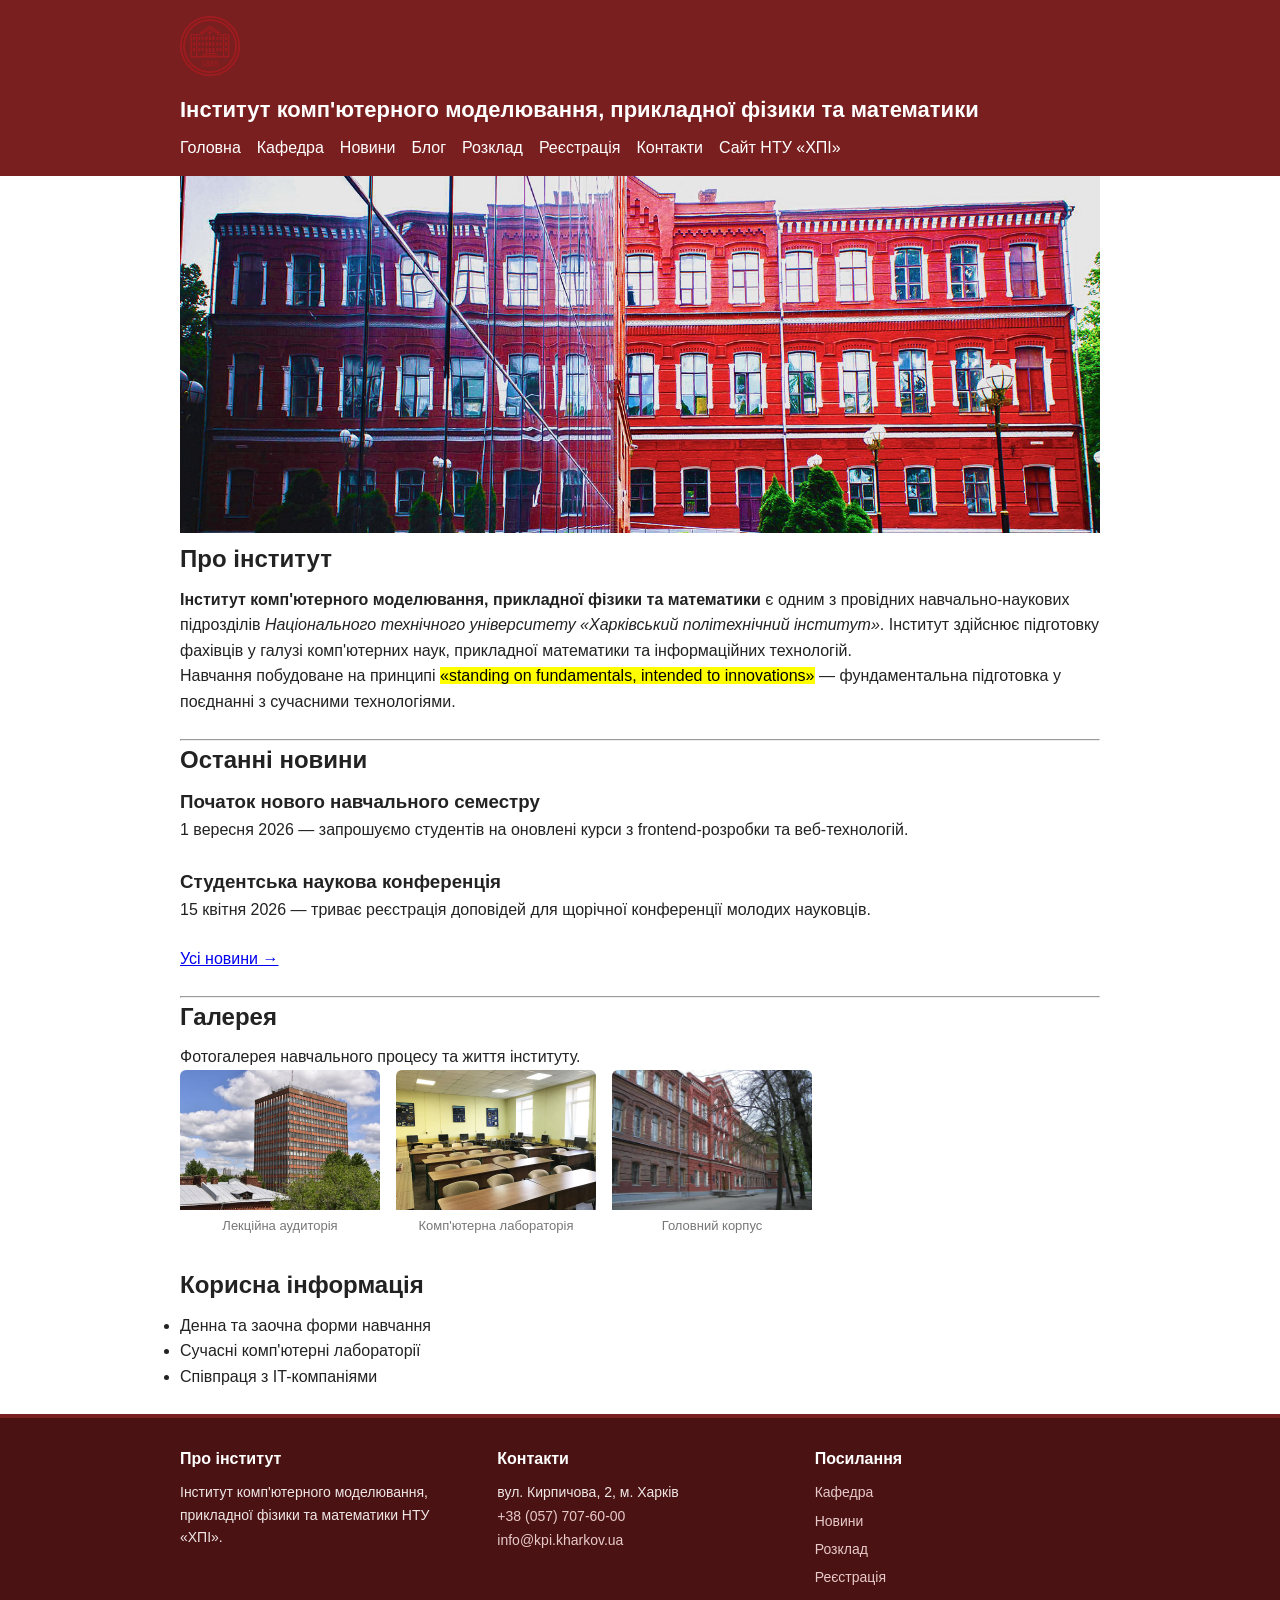
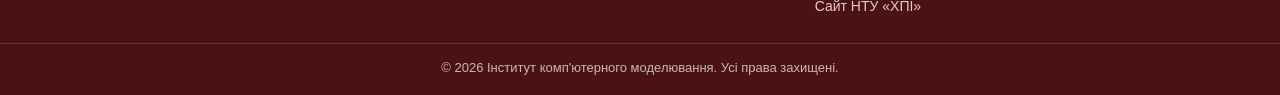
<file: index.html>
<!DOCTYPE html>
<html lang="uk">
<head>
  <meta charset="UTF-8">
  <meta name="viewport" content="width=device-width, initial-scale=1.0">
  <meta name="description" content="Інститут комп'ютерного моделювання, прикладної фізики та математики НТУ ХПІ">
  <title>Головна — Інститут комп'ютерного моделювання</title>
  <link rel="stylesheet" href="css/style.css">
</head>
<body>
  <header class="site-header">
    <div class="container">
      <img src="img/logo.png" alt="Логотип НТУ ХПІ" class="logo" width="60" height="60">
      <h1>Інститут комп'ютерного моделювання, прикладної фізики та математики</h1>
      <nav class="main-nav">
        <ul>
          <li><a href="index.html">Головна</a></li>
          <li><a href="pages/about.html">Кафедра</a></li>
          <li><a href="pages/news.html">Новини</a></li>
          <li><a href="pages/blog.html">Блог</a></li>
          <li><a href="pages/schedule.html">Розклад</a></li>
          <li><a href="pages/register.html">Реєстрація</a></li>
          <li><a href="pages/contact.html">Контакти</a></li>
          <li><a href="https://www.kpi.kharkov.ua/ukr/" target="_blank" rel="noopener">Сайт НТУ «ХПІ»</a></li>
        </ul>
      </nav>
    </div>
  </header>

  <main class="container">
    <section class="hero">
      <img src="img/banner.jpg" alt="Будівля НТУ ХПІ" class="banner">
      <h2>Про інститут</h2>
      <p>
        <strong>Інститут комп'ютерного моделювання, прикладної фізики та математики</strong>
        є одним з провідних навчально-наукових підрозділів
        <em>Національного технічного університету «Харківський політехнічний інститут»</em>.
        Інститут здійснює підготовку фахівців у галузі комп'ютерних наук,
        прикладної математики та інформаційних технологій.
      </p>
      <p>
        Навчання побудоване на принципі <mark>«standing on fundamentals, intended to innovations»</mark>
        — фундаментальна підготовка у поєднанні з сучасними технологіями.
      </p>
    </section>

    <hr>

    <section class="news">
      <h2>Останні новини</h2>
      <article class="news-item">
        <h3>Початок нового навчального семестру</h3>
        <p>
          <time datetime="2026-09-01">1 вересня 2026</time> —
          запрошуємо студентів на оновлені курси з frontend-розробки та веб-технологій.
        </p>
      </article>
      <article class="news-item">
        <h3>Студентська наукова конференція</h3>
        <p>
          <time datetime="2026-04-15">15 квітня 2026</time> —
          триває реєстрація доповідей для щорічної конференції молодих науковців.
        </p>
      </article>
      <p><a href="pages/news.html">Усі новини →</a></p>
    </section>

    <hr>

    <section class="gallery">
      <h2>Галерея</h2>
      <p>Фотогалерея навчального процесу та життя інституту.</p>
      <div class="gallery-grid">
        <figure>
          <img src="img/gallery-1.jpg" alt="Аудиторія під час лекції">
          <figcaption>Лекційна аудиторія</figcaption>
        </figure>
        <figure>
          <img src="img/gallery-2.jpg" alt="Студенти у комп'ютерній лабораторії">
          <figcaption>Комп'ютерна лабораторія</figcaption>
        </figure>
        <figure>
          <img src="img/gallery-3.jpg" alt="Головний корпус університету">
          <figcaption>Головний корпус</figcaption>
        </figure>
      </div>
    </section>

    <aside class="info">
      <h2>Корисна інформація</h2>
      <ul>
        <li>Денна та заочна форми навчання</li>
        <li>Сучасні комп'ютерні лабораторії</li>
        <li>Співпраця з IT-компаніями</li>
      </ul>
    </aside>
  </main>

<footer class="site-footer site-footer--main">
    <div class="container footer-grid">
      <div class="footer-col">
        <h3>Про інститут</h3>
        <p>Інститут комп'ютерного моделювання, прикладної фізики та математики НТУ «ХПІ».</p>
      </div>
      <div class="footer-col">
        <h3>Контакти</h3>
        <address>
          вул. Кирпичова, 2, м. Харків<br>
          <a href="tel:+380577076000">+38 (057) 707-60-00</a><br>
          <a href="mailto:info@kpi.kharkov.ua">info@kpi.kharkov.ua</a>
        </address>
      </div>
      <div class="footer-col">
        <h3>Посилання</h3>
        <ul>
          <li><a href="pages/about.html">Кафедра</a></li>
          <li><a href="pages/news.html">Новини</a></li>
          <li><a href="pages/schedule.html">Розклад</a></li>
          <li><a href="pages/register.html">Реєстрація</a></li>
          <li><a href="https://www.kpi.kharkov.ua/ukr/" target="_blank" rel="noopener">Сайт НТУ «ХПІ»</a></li>
        </ul>
      </div>
    </div>
    <div class="footer-bottom">
      <div class="container">
        <p>&copy; <span id="year">2026</span> Інститут комп'ютерного моделювання. Усі права захищені.</p>
      </div>
    </div>
  </footer>

  <script src="js/main.js"></script>
</body>
</html>
</file>
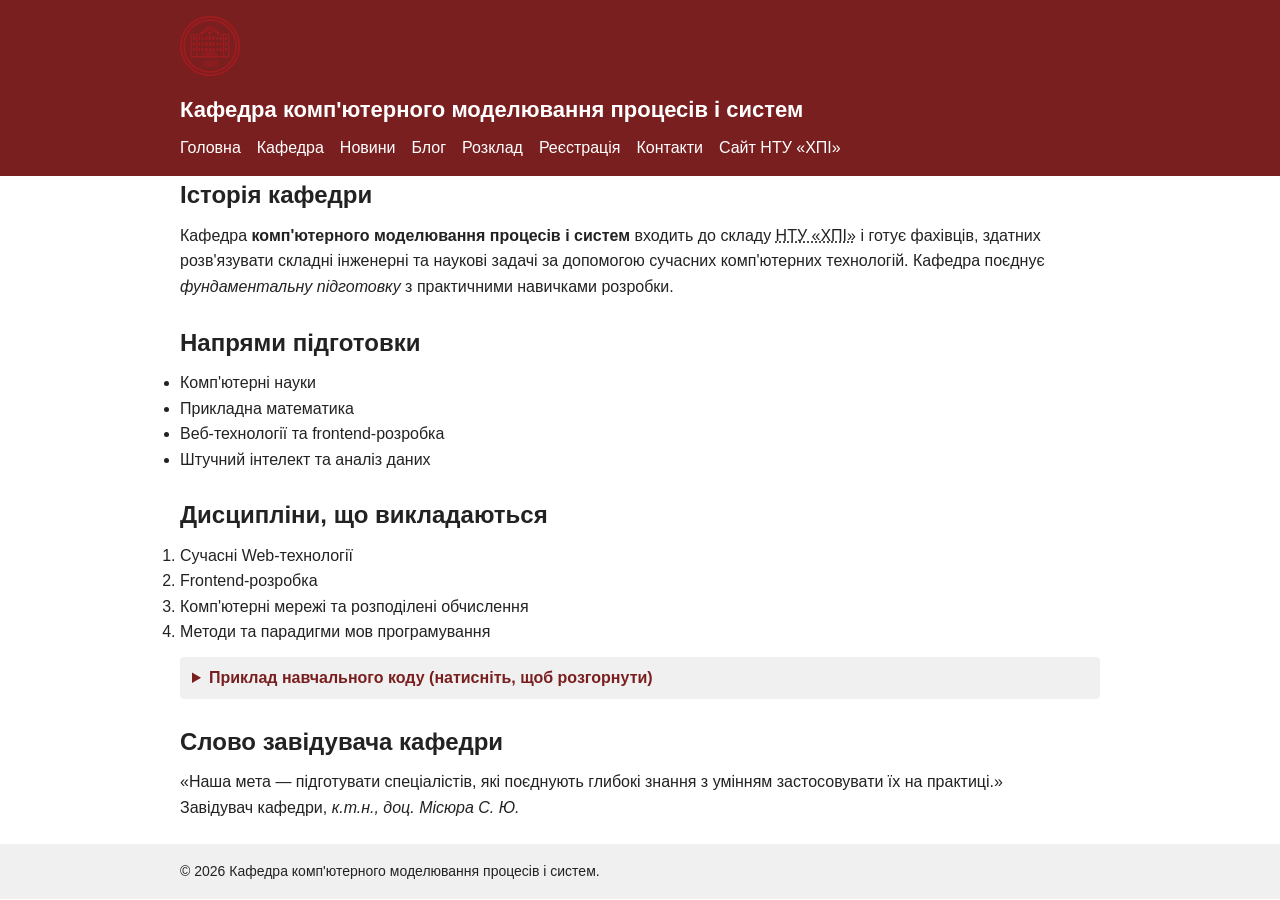
<file: pages/about.html>
<!DOCTYPE html>
<html lang="uk">
<head>
  <meta charset="UTF-8">
  <meta name="viewport" content="width=device-width, initial-scale=1.0">
  <title>Кафедра — Інститут комп'ютерного моделювання</title>
  <link rel="stylesheet" href="../css/style.css">
</head>
<body>
  <header class="site-header">
    <div class="container">
      <img src="../img/logo.png" alt="Логотип НТУ ХПІ" class="logo" width="60" height="60">
      <h1>Кафедра комп'ютерного моделювання процесів і систем</h1>
      <nav class="main-nav">
        <ul>
          <li><a href="../index.html">Головна</a></li>
          <li><a href="about.html">Кафедра</a></li>
          <li><a href="news.html">Новини</a></li>
          <li><a href="blog.html">Блог</a></li>
          <li><a href="schedule.html">Розклад</a></li>
          <li><a href="register.html">Реєстрація</a></li>
          <li><a href="contact.html">Контакти</a></li>
          <li><a href="https://www.kpi.kharkov.ua/ukr/" target="_blank" rel="noopener">Сайт НТУ «ХПІ»</a></li>
        </ul>
      </nav>
    </div>
  </header>

  <main class="container">
    <section>
      <h2>Історія кафедри</h2>
      <p>
        Кафедра <strong>комп'ютерного моделювання процесів і систем</strong> входить до складу
        <abbr title="Національний технічний університет «Харківський політехнічний інститут»">НТУ «ХПІ»</abbr>
        і готує фахівців, здатних розв'язувати складні інженерні та наукові задачі за допомогою
        сучасних комп'ютерних технологій. Кафедра поєднує <em>фундаментальну підготовку</em>
        з практичними навичками розробки.
      </p>
    </section>

    <section>
      <h2>Напрями підготовки</h2>
      <ul>
        <li>Комп'ютерні науки</li>
        <li>Прикладна математика</li>
        <li>Веб-технології та frontend-розробка</li>
        <li>Штучний інтелект та аналіз даних</li>
      </ul>
    </section>

    <section>
      <h2>Дисципліни, що викладаються</h2>
      <ol>
        <li>Сучасні Web-технології</li>
        <li>Frontend-розробка</li>
        <li>Комп'ютерні мережі та розподілені обчислення</li>
        <li>Методи та парадигми мов програмування</li>
      </ol>

      <details>
        <summary>Приклад навчального коду (натисніть, щоб розгорнути)</summary>
        <p>
          На курсі <q>Frontend-розробка</q> студенти створюють функції для обробки даних.
          Наприклад, функція приймає змінну <var>name</var> і повертає привітання:
        </p>
        <pre><code>function greet(name) {
  return `Вітаємо, ${name}!`;
}

console.log(greet("студенте"));</code></pre>
      </details>
    </section>

    <article>
      <h2>Слово завідувача кафедри</h2>
      <blockquote>
        «Наша мета — підготувати спеціалістів, які поєднують глибокі знання
        з умінням застосовувати їх на практиці.»
      </blockquote>
      <p>Завідувач кафедри, <cite>к.т.н., доц. Місюра С. Ю.</cite></p>
    </article>
  </main>

  <footer class="site-footer">
    <div class="container">
      <p>&copy; <span id="year">2026</span> Кафедра комп'ютерного моделювання процесів і систем.</p>
    </div>
  </footer>

  <script src="../js/main.js"></script>
</body>
</html>
</file>
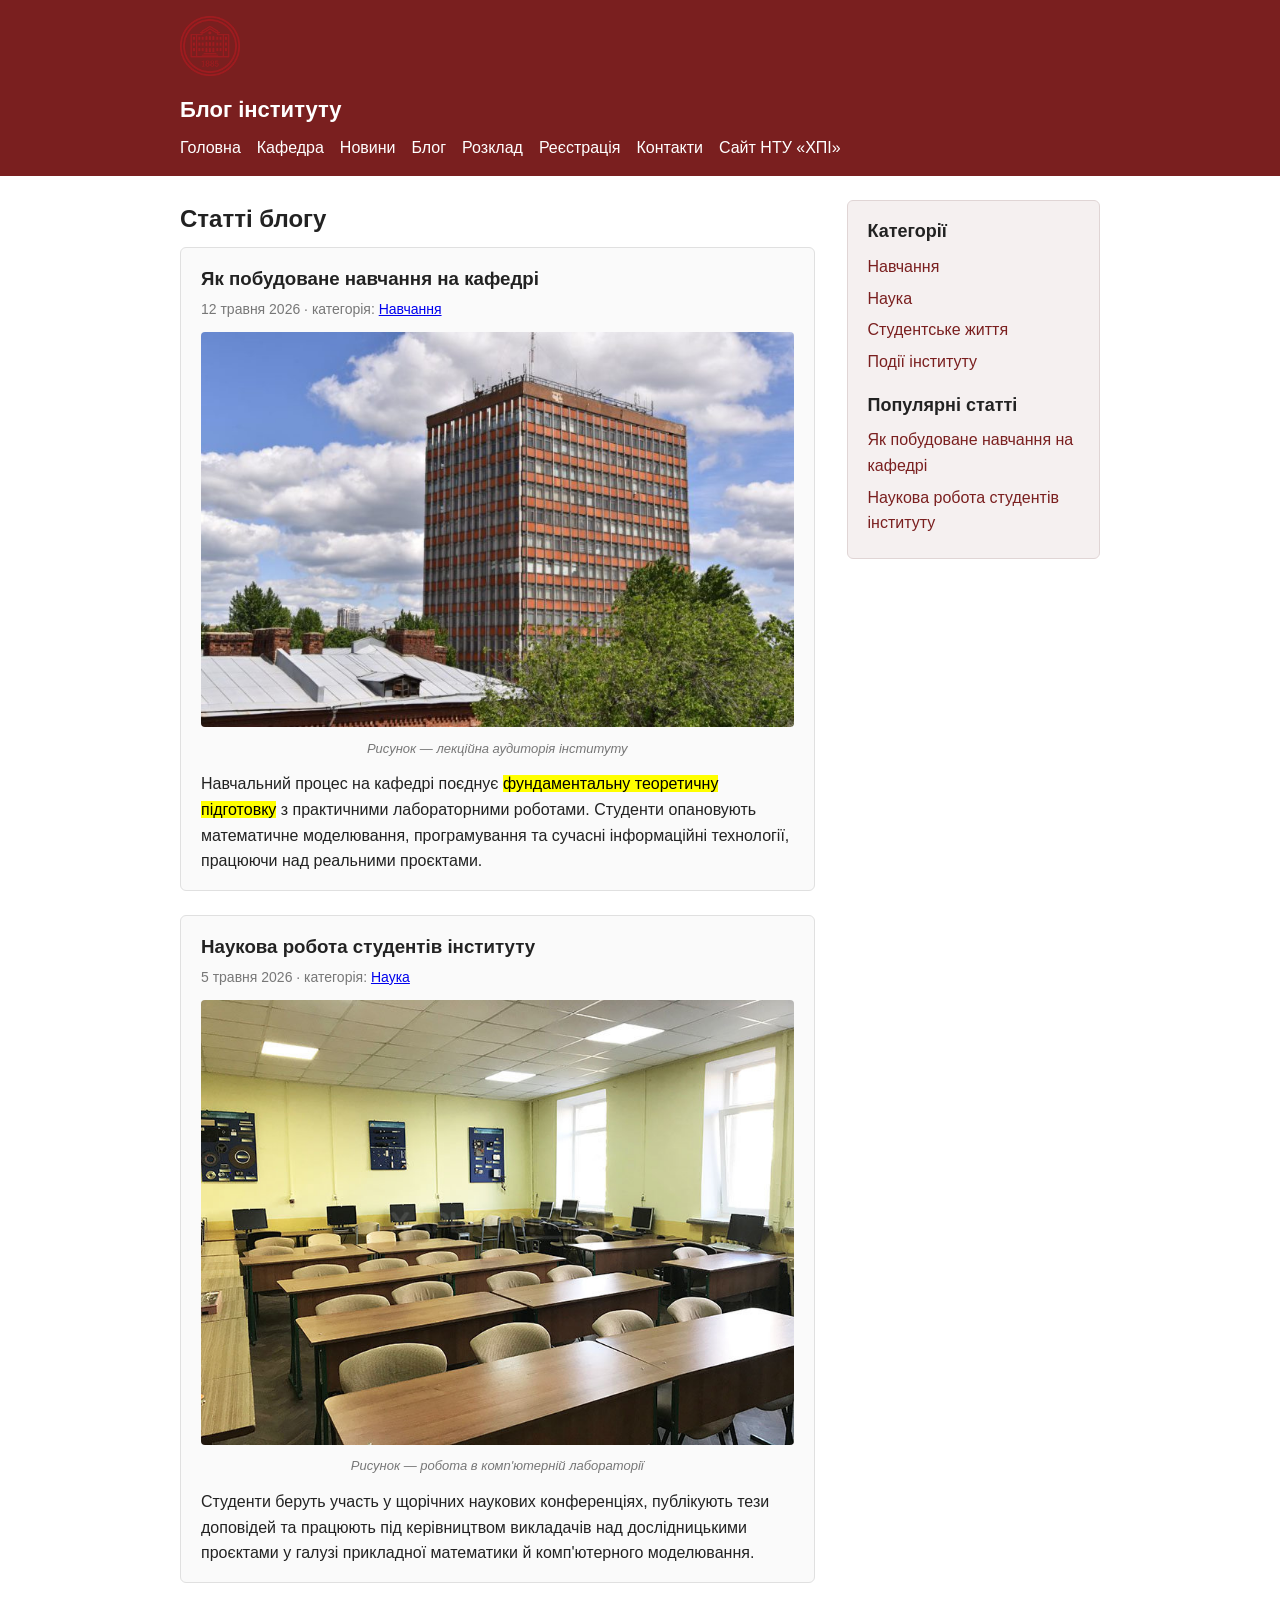
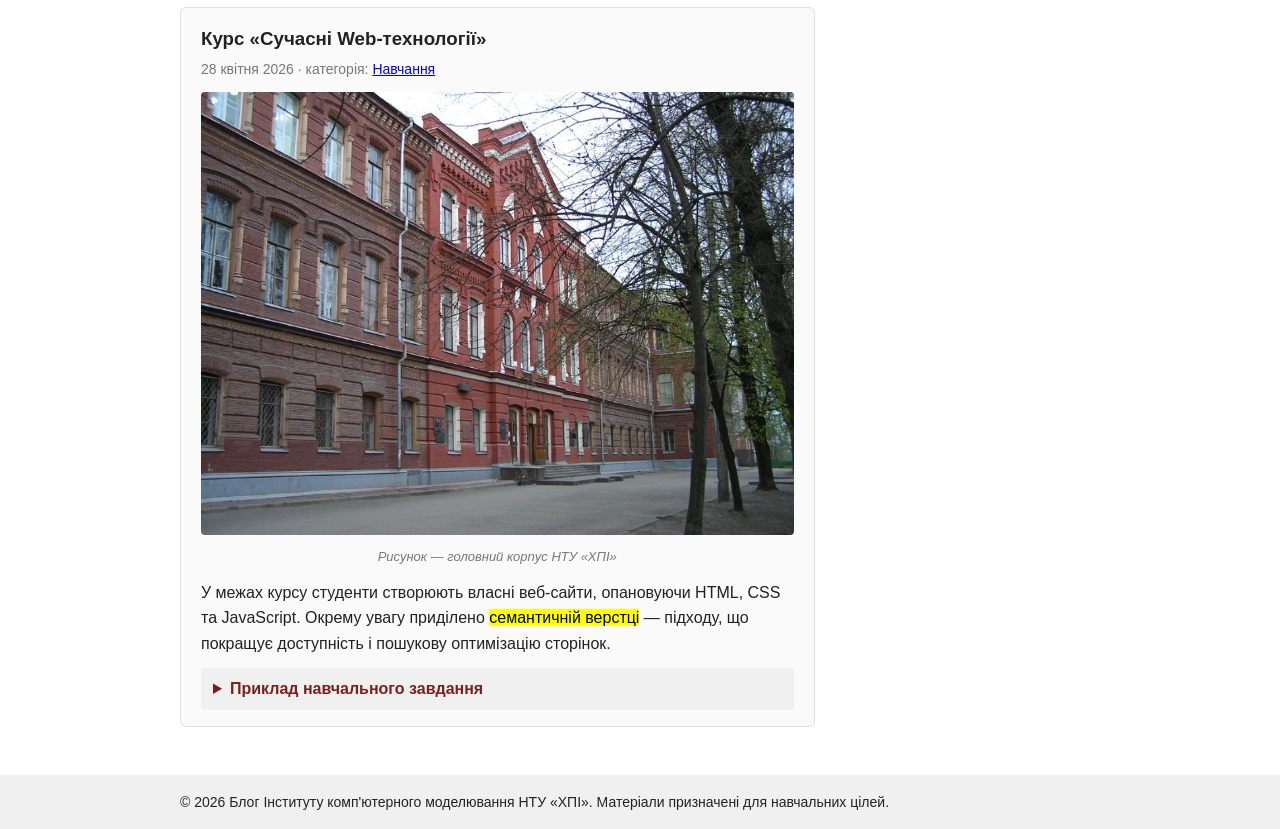
<file: pages/blog.html>
<!DOCTYPE html>
<html lang="uk">
<head>
  <meta charset="UTF-8">
  <meta name="viewport" content="width=device-width, initial-scale=1.0">
  <title>Блог — Інститут комп'ютерного моделювання</title>
  <link rel="stylesheet" href="../css/style.css">
</head>
<body>
  <header class="site-header">
    <div class="container">
      <img src="../img/logo.png" alt="Логотип НТУ ХПІ" class="logo" width="60" height="60">
      <h1>Блог інституту</h1>
      <nav class="main-nav">
        <ul>
          <li><a href="../index.html">Головна</a></li>
          <li><a href="about.html">Кафедра</a></li>
          <li><a href="news.html">Новини</a></li>
          <li><a href="blog.html">Блог</a></li>
          <li><a href="schedule.html">Розклад</a></li>
          <li><a href="register.html">Реєстрація</a></li>
          <li><a href="contact.html">Контакти</a></li>
          <li><a href="https://www.kpi.kharkov.ua/ukr/" target="_blank" rel="noopener">Сайт НТУ «ХПІ»</a></li>
        </ul>
      </nav>
    </div>
  </header>

  <div class="container blog-layout">
    <main>
      <h2>Статті блогу</h2>

      <article class="blog-post">
        <header>
          <h3>Як побудоване навчання на кафедрі</h3>
          <p class="meta">
            <time datetime="2026-05-12">12 травня 2026</time> ·
            категорія: <a href="#navchannia">Навчання</a>
          </p>
        </header>
        <figure>
          <img src="../img/gallery-1.jpg" alt="Лекційна аудиторія інституту">
          <figcaption>Рисунок — лекційна аудиторія інституту</figcaption>
        </figure>
        <p>
          Навчальний процес на кафедрі поєднує <mark>фундаментальну теоретичну підготовку</mark>
          з практичними лабораторними роботами. Студенти опановують математичне моделювання,
          програмування та сучасні інформаційні технології, працюючи над реальними проєктами.
        </p>
      </article>

      <article class="blog-post">
        <header>
          <h3>Наукова робота студентів інституту</h3>
          <p class="meta">
            <time datetime="2026-05-05">5 травня 2026</time> ·
            категорія: <a href="#nauka">Наука</a>
          </p>
        </header>
        <figure>
          <img src="../img/gallery-2.jpg" alt="Студенти у комп'ютерній лабораторії">
          <figcaption>Рисунок — робота в комп'ютерній лабораторії</figcaption>
        </figure>
        <p>
          Студенти беруть участь у щорічних наукових конференціях, публікують тези доповідей
          та працюють під керівництвом викладачів над дослідницькими проєктами у галузі
          прикладної математики й комп'ютерного моделювання.
        </p>
      </article>

      <article class="blog-post">
        <header>
          <h3>Курс «Сучасні Web-технології»</h3>
          <p class="meta">
            <time datetime="2026-04-28">28 квітня 2026</time> ·
            категорія: <a href="#navchannia">Навчання</a>
          </p>
        </header>
        <figure>
          <img src="../img/gallery-3.jpg" alt="Головний корпус університету">
          <figcaption>Рисунок — головний корпус НТУ «ХПІ»</figcaption>
        </figure>
        <p>
          У межах курсу студенти створюють власні веб-сайти, опановуючи HTML, CSS та JavaScript.
          Окрему увагу приділено <mark>семантичній верстці</mark> — підходу, що покращує
          доступність і пошукову оптимізацію сторінок.
        </p>
        <details>
          <summary>Приклад навчального завдання</summary>
          <p>Одне з перших завдань — описати структуру сторінки семантичними тегами:</p>
          <pre><code>&lt;header&gt; ... &lt;/header&gt;
&lt;main&gt; ... &lt;/main&gt;
&lt;footer&gt; ... &lt;/footer&gt;</code></pre>
        </details>
      </article>
    </main>

    <aside class="categories">
      <h2>Категорії</h2>
      <nav>
        <ul>
          <li><a href="#navchannia">Навчання</a></li>
          <li><a href="#nauka">Наука</a></li>
          <li><a href="#zhyttia">Студентське життя</a></li>
          <li><a href="#podii">Події інституту</a></li>
        </ul>
      </nav>

      <h2>Популярні статті</h2>
      <ul>
        <li><a href="#">Як побудоване навчання на кафедрі</a></li>
        <li><a href="#">Наукова робота студентів інституту</a></li>
      </ul>
    </aside>
  </div>

  <footer class="site-footer">
    <div class="container">
      <p>&copy; <span id="year">2026</span> Блог Інституту комп'ютерного моделювання НТУ «ХПІ». Матеріали призначені для навчальних цілей.</p>
    </div>
  </footer>

  <script src="../js/main.js"></script>
</body>
</html>
</file>
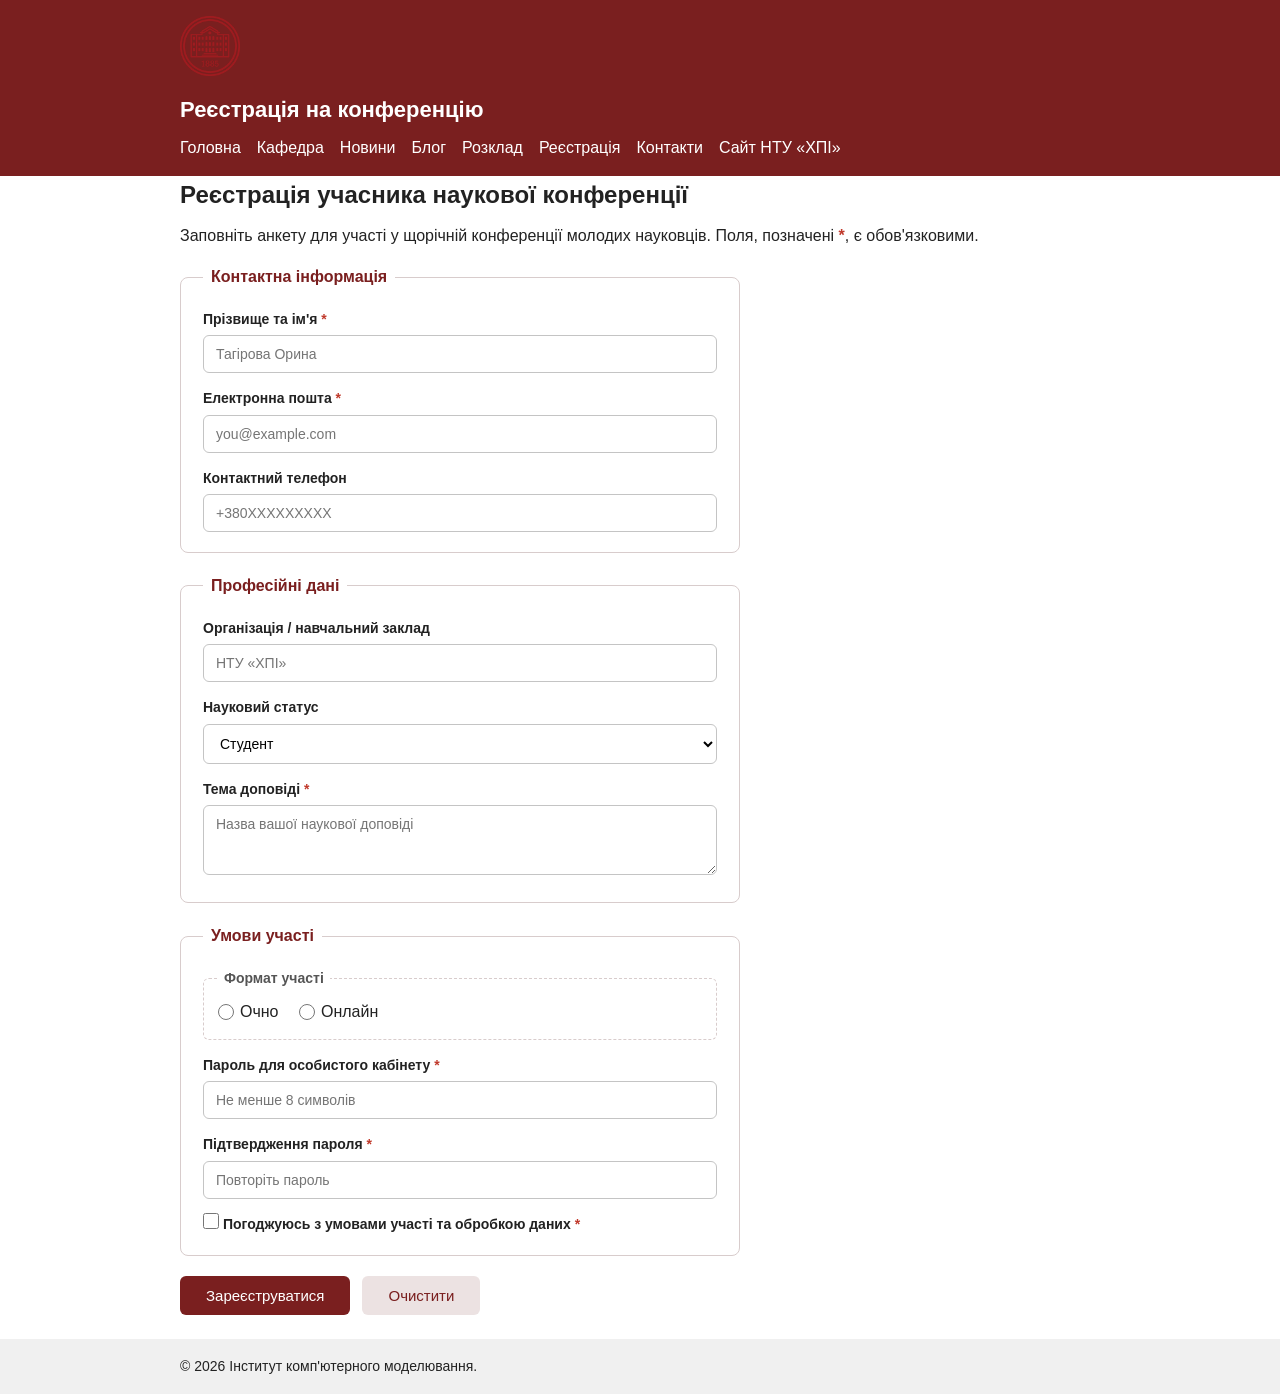
<file: pages/conference.html>
<!DOCTYPE html>
<html lang="uk">
<head>
  <meta charset="UTF-8">
  <meta name="viewport" content="width=device-width, initial-scale=1.0">
  <title>Реєстрація на конференцію — Інститут комп'ютерного моделювання</title>
  <link rel="stylesheet" href="../css/style.css">
</head>
<body>
  <header class="site-header">
    <div class="container">
      <img src="../img/logo.png" alt="Логотип НТУ ХПІ" class="logo" width="60" height="60">
      <h1>Реєстрація на конференцію</h1>
      <nav class="main-nav">
        <ul>
          <li><a href="../index.html">Головна</a></li>
          <li><a href="about.html">Кафедра</a></li>
          <li><a href="news.html">Новини</a></li>
          <li><a href="blog.html">Блог</a></li>
          <li><a href="schedule.html">Розклад</a></li>
          <li><a href="register.html">Реєстрація</a></li>
          <li><a href="contact.html">Контакти</a></li>
          <li><a href="https://www.kpi.kharkov.ua/ukr/" target="_blank" rel="noopener">Сайт НТУ «ХПІ»</a></li>
        </ul>
      </nav>
    </div>
  </header>

  <main class="container">
    <section>
      <h2>Реєстрація учасника наукової конференції</h2>
      <p>Заповніть анкету для участі у щорічній конференції молодих науковців.
         Поля, позначені <span class="req-mark">*</span>, є обов'язковими.</p>

      <form action="/conference-register" method="POST" class="app-form">

        <fieldset>
          <legend>Контактна інформація</legend>

          <div class="field">
            <label for="conf-name">Прізвище та ім'я <span class="req-mark">*</span></label>
            <input type="text" id="conf-name" name="fullname"
                   placeholder="Тагірова Орина" required>
          </div>

          <div class="field">
            <label for="conf-email">Електронна пошта <span class="req-mark">*</span></label>
            <input type="email" id="conf-email" name="email"
                   placeholder="you@example.com"
                   title="Введіть коректну адресу електронної пошти" required>
          </div>

          <div class="field">
            <label for="conf-phone">Контактний телефон</label>
            <input type="tel" id="conf-phone" name="phone"
                   placeholder="+380XXXXXXXXX"
                   pattern="(\+380|0)\d{9}"
                   title="Формат: +380XXXXXXXXX або 0XXXXXXXXX">
          </div>
        </fieldset>

        <fieldset>
          <legend>Професійні дані</legend>

          <div class="field">
            <label for="conf-org">Організація / навчальний заклад</label>
            <input type="text" id="conf-org" name="organization"
                   placeholder="НТУ «ХПІ»">
          </div>

          <div class="field">
            <label for="conf-status">Науковий статус</label>
            <select id="conf-status" name="status">
              <option value="student">Студент</option>
              <option value="postgrad">Аспірант</option>
              <option value="phd">Кандидат наук</option>
              <option value="doctor">Доктор наук</option>
            </select>
          </div>

          <div class="field">
            <label for="conf-topic">Тема доповіді <span class="req-mark">*</span></label>
            <textarea id="conf-topic" name="topic" rows="3"
                      placeholder="Назва вашої наукової доповіді" required></textarea>
          </div>
        </fieldset>

        <fieldset>
          <legend>Умови участі</legend>

          <fieldset class="inline-group">
            <legend>Формат участі</legend>
            <label class="choice"><input type="radio" name="format" value="offline"> Очно</label>
            <label class="choice"><input type="radio" name="format" value="online"> Онлайн</label>
          </fieldset>

          <div class="field">
            <label for="conf-pwd">Пароль для особистого кабінету <span class="req-mark">*</span></label>
            <input type="password" id="conf-pwd" name="password"
                   minlength="8" placeholder="Не менше 8 символів" required>
          </div>

          <div class="field">
            <label for="conf-pwd2">Підтвердження пароля <span class="req-mark">*</span></label>
            <input type="password" id="conf-pwd2" name="password_confirm"
                   minlength="8" placeholder="Повторіть пароль"
                   data-confirm="conf-pwd" required>
          </div>

          <div class="field">
            <label class="choice">
              <input type="checkbox" name="agree" required>
              Погоджуюсь з умовами участі та обробкою даних <span class="req-mark">*</span>
            </label>
          </div>
        </fieldset>

        <div class="form-actions">
          <button type="submit" class="btn-primary">Зареєструватися</button>
          <button type="reset" class="btn-secondary">Очистити</button>
        </div>
      </form>
    </section>
  </main>

  <footer class="site-footer">
    <div class="container">
      <p>&copy; <span id="year">2026</span> Інститут комп'ютерного моделювання.</p>
    </div>
  </footer>

  <script src="../js/main.js"></script>
</body>
</html>
</file>
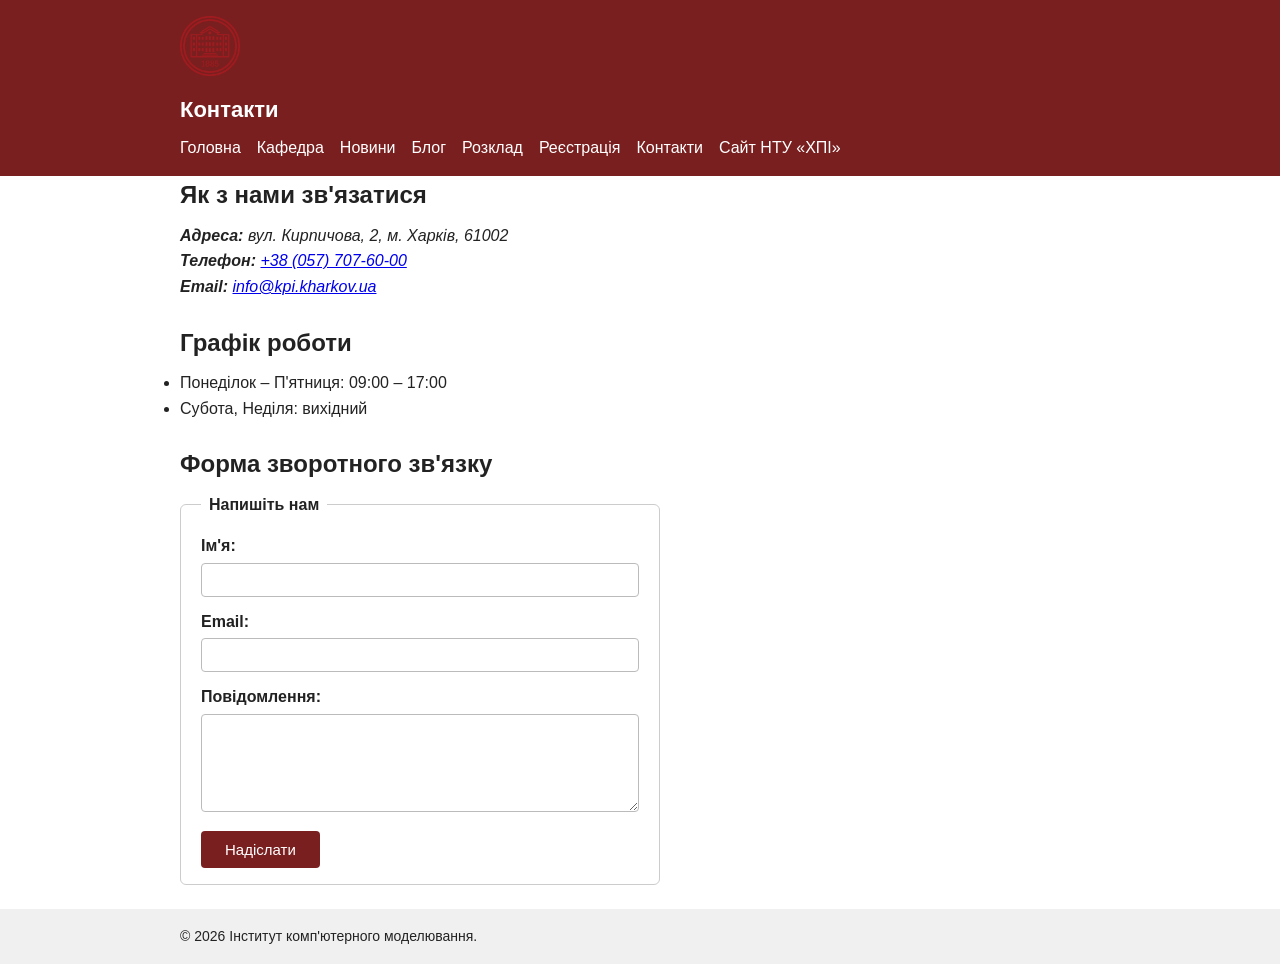
<file: pages/contact.html>
<!DOCTYPE html>
<html lang="uk">
<head>
  <meta charset="UTF-8">
  <meta name="viewport" content="width=device-width, initial-scale=1.0">
  <title>Контакти — Інститут комп'ютерного моделювання</title>
  <link rel="stylesheet" href="../css/style.css">
</head>
<body>
  <header class="site-header">
    <div class="container">
      <img src="../img/logo.png" alt="Логотип НТУ ХПІ" class="logo" width="60" height="60">
      <h1>Контакти</h1>
      <nav class="main-nav">
        <ul>
          <li><a href="../index.html">Головна</a></li>
          <li><a href="about.html">Кафедра</a></li>
          <li><a href="news.html">Новини</a></li>
          <li><a href="blog.html">Блог</a></li>
          <li><a href="schedule.html">Розклад</a></li>
          <li><a href="register.html">Реєстрація</a></li>
          <li><a href="contact.html">Контакти</a></li>
          <li><a href="https://www.kpi.kharkov.ua/ukr/" target="_blank" rel="noopener">Сайт НТУ «ХПІ»</a></li>
        </ul>
      </nav>
    </div>
  </header>

  <main class="container">
    <section>
      <h2>Як з нами зв'язатися</h2>
      <address>
        <strong>Адреса:</strong> вул. Кирпичова, 2, м. Харків, 61002<br>
        <strong>Телефон:</strong> <a href="tel:+380577076000">+38 (057) 707-60-00</a><br>
        <strong>Email:</strong> <a href="mailto:info@kpi.kharkov.ua">info@kpi.kharkov.ua</a>
      </address>
    </section>

    <section>
      <h2>Графік роботи</h2>
      <ul>
        <li>Понеділок – П'ятниця: <time>09:00</time> – <time>17:00</time></li>
        <li>Субота, Неділя: вихідний</li>
      </ul>
    </section>

    <section>
      <h2>Форма зворотного зв'язку</h2>
      <form action="#" method="post" class="contact-form">
        <fieldset>
          <legend>Напишіть нам</legend>
          <p>
            <label for="name">Ім'я:</label>
            <input type="text" id="name" name="name" required>
          </p>
          <p>
            <label for="email">Email:</label>
            <input type="email" id="email" name="email" required>
          </p>
          <p>
            <label for="message">Повідомлення:</label>
            <textarea id="message" name="message" rows="5" required></textarea>
          </p>
          <button type="submit">Надіслати</button>
        </fieldset>
      </form>
    </section>
  </main>

  <footer class="site-footer">
    <div class="container">
      <p>&copy; <span id="year">2026</span> Інститут комп'ютерного моделювання.</p>
    </div>
  </footer>

  <script src="../js/main.js"></script>
</body>
</html>
</file>
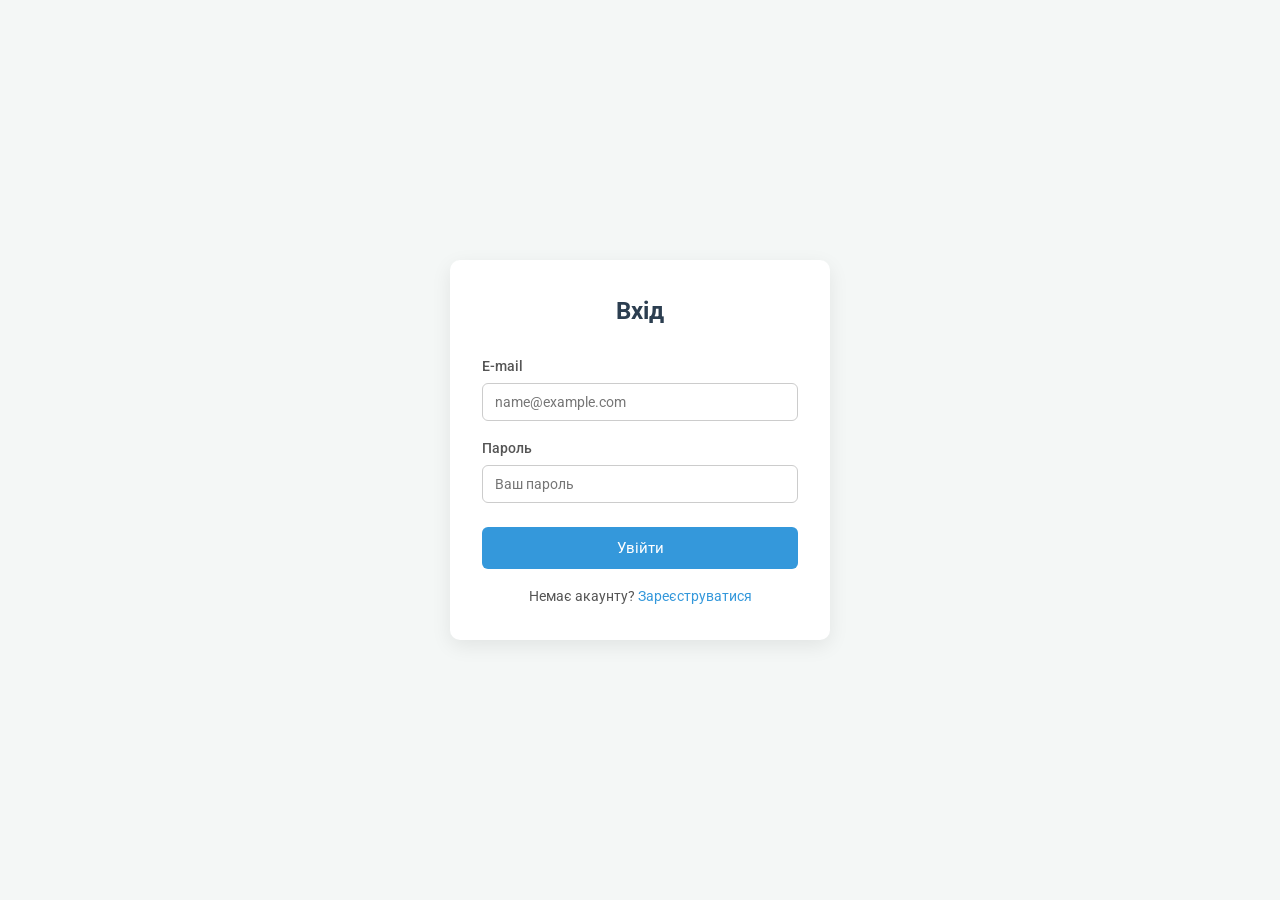
<file: pages/login.html>
<!DOCTYPE html>
<html lang="uk">
<head>
  <meta charset="UTF-8">
  <meta name="viewport" content="width=device-width, initial-scale=1.0">
  <title>Вхід — Інститут комп'ютерного моделювання</title>
  <link href="https://fonts.googleapis.com/css2?family=Roboto:wght@400;500;700&display=swap" rel="stylesheet">
  <link rel="stylesheet" href="../css/style.css">
</head>
<body>
  <div class="auth-page">
    <div class="auth-card">
      <h2>Вхід</h2>
      <form action="#" method="POST">
        <div class="auth-field">
          <label for="email">E-mail</label>
          <input type="email" id="email" name="email" placeholder="name@example.com" required>
        </div>
        <div class="auth-field">
          <label for="pwd">Пароль</label>
          <input type="password" id="pwd" name="password" placeholder="Ваш пароль" required>
        </div>
        <button type="submit" class="auth-btn">Увійти</button>
      </form>
      <p class="auth-footer">Немає акаунту? <a href="signup.html">Зареєструватися</a></p>
    </div>
  </div>
</body>
</html>
</file>
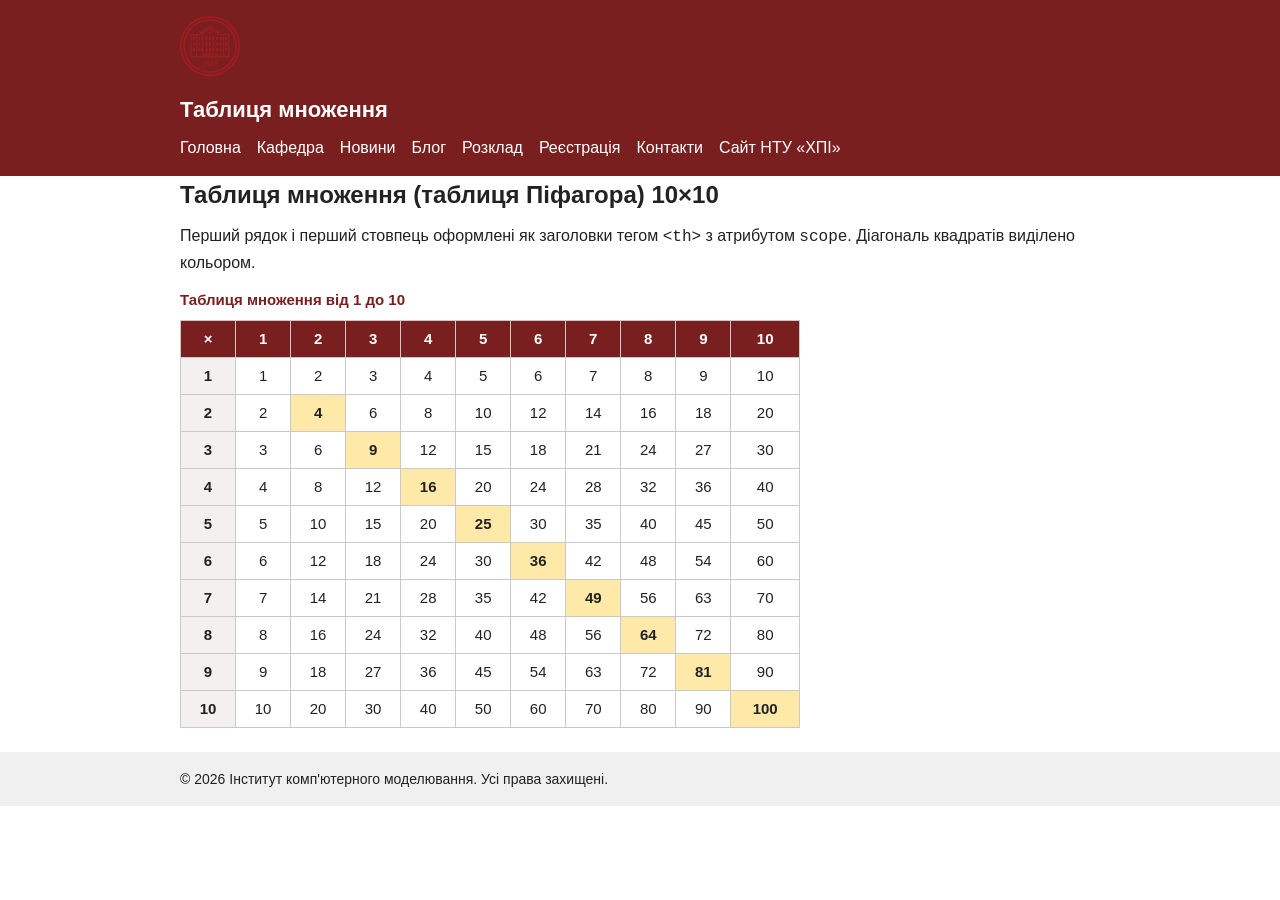
<file: pages/multiplication.html>
<!DOCTYPE html>
<html lang="uk">
<head>
  <meta charset="UTF-8">
  <meta name="viewport" content="width=device-width, initial-scale=1.0">
  <title>Таблиця множення — Інститут комп'ютерного моделювання</title>
  <link rel="stylesheet" href="../css/style.css">
</head>
<body>
  <header class="site-header">
    <div class="container">
      <img src="../img/logo.png" alt="Логотип НТУ ХПІ" class="logo" width="60" height="60">
      <h1>Таблиця множення</h1>
      <nav class="main-nav">
        <ul>
          <li><a href="../index.html">Головна</a></li>
          <li><a href="about.html">Кафедра</a></li>
          <li><a href="news.html">Новини</a></li>
          <li><a href="blog.html">Блог</a></li>
          <li><a href="schedule.html">Розклад</a></li>
          <li><a href="register.html">Реєстрація</a></li>
          <li><a href="contact.html">Контакти</a></li>
          <li><a href="https://www.kpi.kharkov.ua/ukr/" target="_blank" rel="noopener">Сайт НТУ «ХПІ»</a></li>
        </ul>
      </nav>
    </div>
  </header>

  <main class="container">
    <section>
      <h2>Таблиця множення (таблиця Піфагора) 10×10</h2>
      <p>Перший рядок і перший стовпець оформлені як заголовки тегом <code>&lt;th&gt;</code> з атрибутом <code>scope</code>. Діагональ квадратів виділено кольором.</p>

      <table class="data-table pifagor">
        <caption>Таблиця множення від 1 до 10</caption>
        <thead>
          <tr>
            <th scope="col">×</th>
            <th scope="col">1</th>
            <th scope="col">2</th>
            <th scope="col">3</th>
            <th scope="col">4</th>
            <th scope="col">5</th>
            <th scope="col">6</th>
            <th scope="col">7</th>
            <th scope="col">8</th>
            <th scope="col">9</th>
            <th scope="col">10</th>
          </tr>
        </thead>
        <tbody>
          <tr>
            <th scope="row">1</th>
            <td>1</td><td>2</td><td>3</td><td>4</td><td>5</td><td>6</td><td>7</td><td>8</td><td>9</td><td>10</td>
          </tr>
          <tr>
            <th scope="row">2</th>
            <td>2</td><td class="diag">4</td><td>6</td><td>8</td><td>10</td><td>12</td><td>14</td><td>16</td><td>18</td><td>20</td>
          </tr>
          <tr>
            <th scope="row">3</th>
            <td>3</td><td>6</td><td class="diag">9</td><td>12</td><td>15</td><td>18</td><td>21</td><td>24</td><td>27</td><td>30</td>
          </tr>
          <tr>
            <th scope="row">4</th>
            <td>4</td><td>8</td><td>12</td><td class="diag">16</td><td>20</td><td>24</td><td>28</td><td>32</td><td>36</td><td>40</td>
          </tr>
          <tr>
            <th scope="row">5</th>
            <td>5</td><td>10</td><td>15</td><td>20</td><td class="diag">25</td><td>30</td><td>35</td><td>40</td><td>45</td><td>50</td>
          </tr>
          <tr>
            <th scope="row">6</th>
            <td>6</td><td>12</td><td>18</td><td>24</td><td>30</td><td class="diag">36</td><td>42</td><td>48</td><td>54</td><td>60</td>
          </tr>
          <tr>
            <th scope="row">7</th>
            <td>7</td><td>14</td><td>21</td><td>28</td><td>35</td><td>42</td><td class="diag">49</td><td>56</td><td>63</td><td>70</td>
          </tr>
          <tr>
            <th scope="row">8</th>
            <td>8</td><td>16</td><td>24</td><td>32</td><td>40</td><td>48</td><td>56</td><td class="diag">64</td><td>72</td><td>80</td>
          </tr>
          <tr>
            <th scope="row">9</th>
            <td>9</td><td>18</td><td>27</td><td>36</td><td>45</td><td>54</td><td>63</td><td>72</td><td class="diag">81</td><td>90</td>
          </tr>
          <tr>
            <th scope="row">10</th>
            <td>10</td><td>20</td><td>30</td><td>40</td><td>50</td><td>60</td><td>70</td><td>80</td><td>90</td><td class="diag">100</td>
          </tr>
        </tbody>
      </table>
    </section>
  </main>

  <footer class="site-footer">
    <div class="container">
      <p>&copy; <span id="year">2026</span> Інститут комп'ютерного моделювання. Усі права захищені.</p>
    </div>
  </footer>

  <script src="../js/main.js"></script>
</body>
</html>
</file>
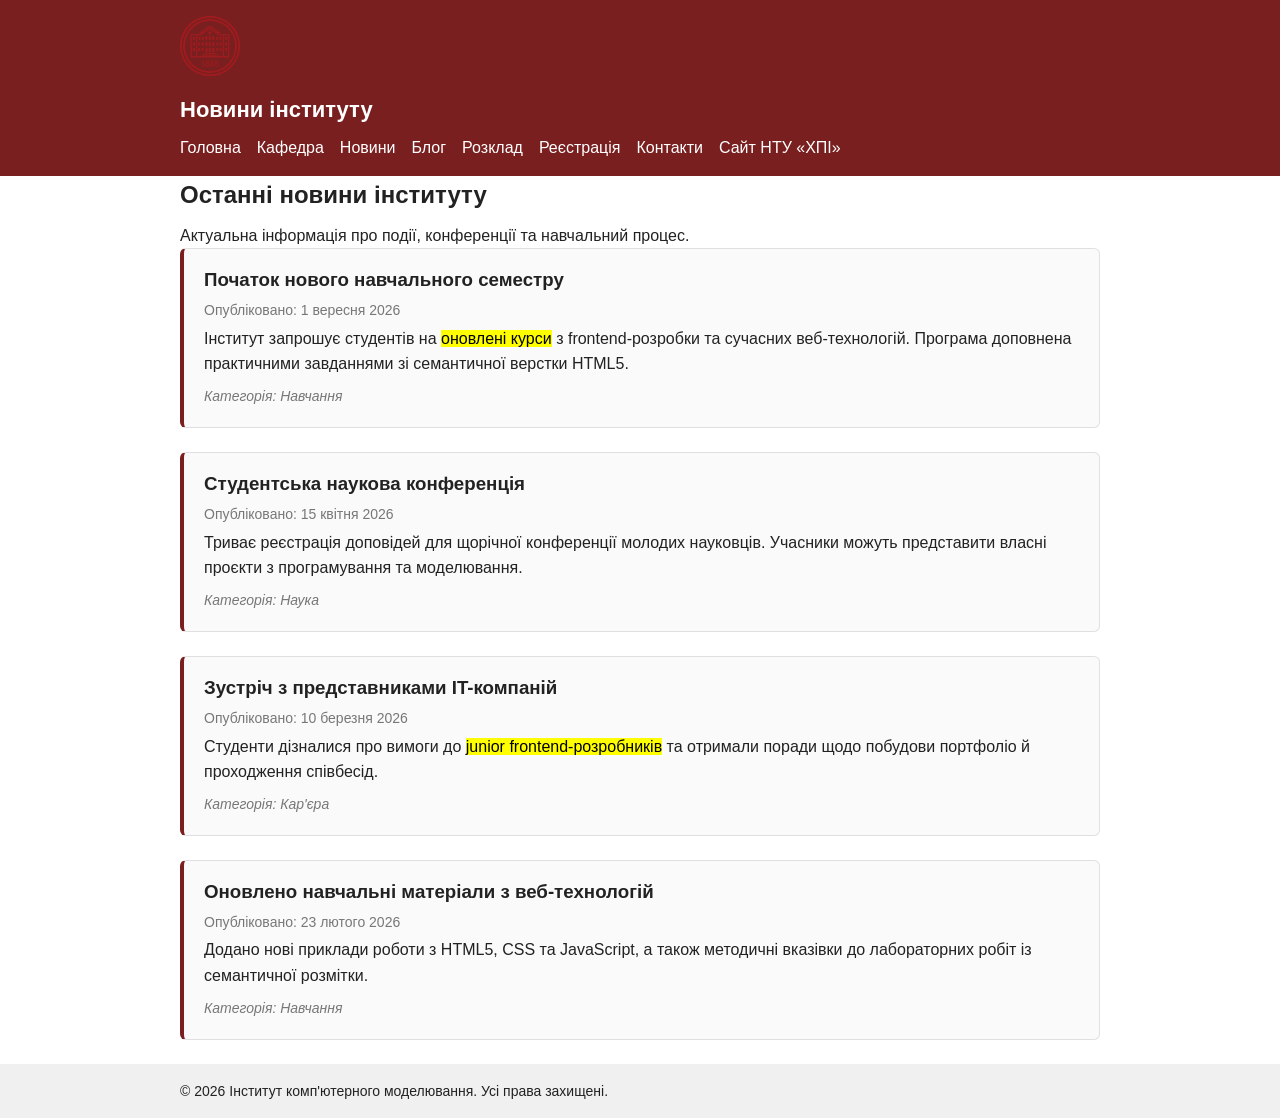
<file: pages/news.html>
<!DOCTYPE html>
<html lang="uk">
<head>
  <meta charset="UTF-8">
  <meta name="viewport" content="width=device-width, initial-scale=1.0">
  <title>Новини — Інститут комп'ютерного моделювання</title>
  <link rel="stylesheet" href="../css/style.css">
</head>
<body>
  <header class="site-header">
    <div class="container">
      <img src="../img/logo.png" alt="Логотип НТУ ХПІ" class="logo" width="60" height="60">
      <h1>Новини інституту</h1>
      <nav class="main-nav">
        <ul>
          <li><a href="../index.html">Головна</a></li>
          <li><a href="about.html">Кафедра</a></li>
          <li><a href="news.html">Новини</a></li>
          <li><a href="blog.html">Блог</a></li>
          <li><a href="schedule.html">Розклад</a></li>
          <li><a href="register.html">Реєстрація</a></li>
          <li><a href="contact.html">Контакти</a></li>
          <li><a href="https://www.kpi.kharkov.ua/ukr/" target="_blank" rel="noopener">Сайт НТУ «ХПІ»</a></li>
        </ul>
      </nav>
    </div>
  </header>

  <main class="container">
    <h2>Останні новини інституту</h2>
    <p>Актуальна інформація про події, конференції та навчальний процес.</p>

    <article class="news-card">
      <header>
        <h3>Початок нового навчального семестру</h3>
        <p class="meta">Опубліковано: <time datetime="2026-09-01">1 вересня 2026</time></p>
      </header>
      <p>
        Інститут запрошує студентів на <mark>оновлені курси</mark> з frontend-розробки
        та сучасних веб-технологій. Програма доповнена практичними завданнями
        зі семантичної верстки HTML5.
      </p>
      <footer class="meta">Категорія: Навчання</footer>
    </article>

    <article class="news-card">
      <header>
        <h3>Студентська наукова конференція</h3>
        <p class="meta">Опубліковано: <time datetime="2026-04-15">15 квітня 2026</time></p>
      </header>
      <p>
        Триває реєстрація доповідей для щорічної конференції молодих науковців.
        Учасники можуть представити власні проєкти з програмування та моделювання.
      </p>
      <footer class="meta">Категорія: Наука</footer>
    </article>

    <article class="news-card">
      <header>
        <h3>Зустріч з представниками IT-компаній</h3>
        <p class="meta">Опубліковано: <time datetime="2026-03-10">10 березня 2026</time></p>
      </header>
      <p>
        Студенти дізналися про вимоги до <mark>junior frontend-розробників</mark>
        та отримали поради щодо побудови портфоліо й проходження співбесід.
      </p>
      <footer class="meta">Категорія: Кар'єра</footer>
    </article>

    <article class="news-card">
      <header>
        <h3>Оновлено навчальні матеріали з веб-технологій</h3>
        <p class="meta">Опубліковано: <time datetime="2026-02-23">23 лютого 2026</time></p>
      </header>
      <p>
        Додано нові приклади роботи з HTML5, CSS та JavaScript, а також методичні
        вказівки до лабораторних робіт із семантичної розмітки.
      </p>
      <footer class="meta">Категорія: Навчання</footer>
    </article>
  </main>

  <footer class="site-footer">
    <div class="container">
      <p>&copy; <span id="year">2026</span> Інститут комп'ютерного моделювання. Усі права захищені.</p>
    </div>
  </footer>

  <script src="../js/main.js"></script>
</body>
</html>
</file>
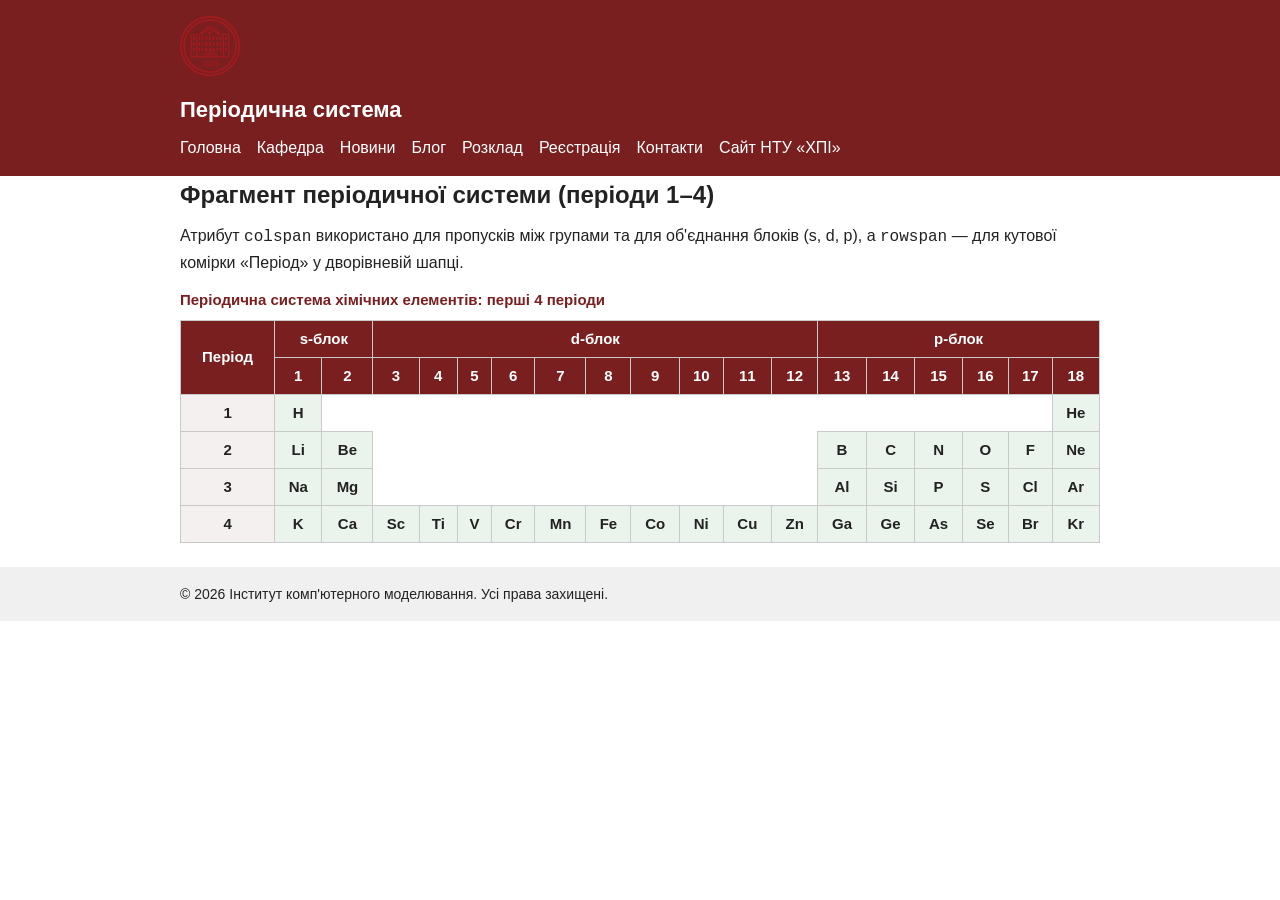
<file: pages/periodic.html>
<!DOCTYPE html>
<html lang="uk">
<head>
  <meta charset="UTF-8">
  <meta name="viewport" content="width=device-width, initial-scale=1.0">
  <title>Періодична система — Інститут комп'ютерного моделювання</title>
  <link rel="stylesheet" href="../css/style.css">
</head>
<body>
  <header class="site-header">
    <div class="container">
      <img src="../img/logo.png" alt="Логотип НТУ ХПІ" class="logo" width="60" height="60">
      <h1>Періодична система</h1>
      <nav class="main-nav">
        <ul>
          <li><a href="../index.html">Головна</a></li>
          <li><a href="about.html">Кафедра</a></li>
          <li><a href="news.html">Новини</a></li>
          <li><a href="blog.html">Блог</a></li>
          <li><a href="schedule.html">Розклад</a></li>
          <li><a href="register.html">Реєстрація</a></li>
          <li><a href="contact.html">Контакти</a></li>
          <li><a href="https://www.kpi.kharkov.ua/ukr/" target="_blank" rel="noopener">Сайт НТУ «ХПІ»</a></li>
        </ul>
      </nav>
    </div>
  </header>

  <main class="container">
    <section>
      <h2>Фрагмент періодичної системи (періоди 1–4)</h2>
      <p>Атрибут <code>colspan</code> використано для пропусків між групами та для об'єднання блоків (s, d, p), а <code>rowspan</code> — для кутової комірки «Період» у дворівневій шапці.</p>

      <table class="data-table periodic">
        <caption>Періодична система хімічних елементів: перші 4 періоди</caption>
        <thead>
          <tr>
            <th scope="col" rowspan="2">Період</th>
            <th scope="colgroup" colspan="2">s-блок</th>
            <th scope="colgroup" colspan="10">d-блок</th>
            <th scope="colgroup" colspan="6">p-блок</th>
          </tr>
          <tr>
            <th scope="col">1</th>
            <th scope="col">2</th>
            <th scope="col">3</th>
            <th scope="col">4</th>
            <th scope="col">5</th>
            <th scope="col">6</th>
            <th scope="col">7</th>
            <th scope="col">8</th>
            <th scope="col">9</th>
            <th scope="col">10</th>
            <th scope="col">11</th>
            <th scope="col">12</th>
            <th scope="col">13</th>
            <th scope="col">14</th>
            <th scope="col">15</th>
            <th scope="col">16</th>
            <th scope="col">17</th>
            <th scope="col">18</th>
          </tr>
        </thead>
        <tbody>
          <tr>
            <th scope="row">1</th>
            <td class="elem">H</td>
            <td class="gap" colspan="16"></td>
            <td class="elem">He</td>
          </tr>
          <tr>
            <th scope="row">2</th>
            <td class="elem">Li</td>
            <td class="elem">Be</td>
            <td class="gap" colspan="10"></td>
            <td class="elem">B</td>
            <td class="elem">C</td>
            <td class="elem">N</td>
            <td class="elem">O</td>
            <td class="elem">F</td>
            <td class="elem">Ne</td>
          </tr>
          <tr>
            <th scope="row">3</th>
            <td class="elem">Na</td>
            <td class="elem">Mg</td>
            <td class="gap" colspan="10"></td>
            <td class="elem">Al</td>
            <td class="elem">Si</td>
            <td class="elem">P</td>
            <td class="elem">S</td>
            <td class="elem">Cl</td>
            <td class="elem">Ar</td>
          </tr>
          <tr>
            <th scope="row">4</th>
            <td class="elem">K</td>
            <td class="elem">Ca</td>
            <td class="elem">Sc</td>
            <td class="elem">Ti</td>
            <td class="elem">V</td>
            <td class="elem">Cr</td>
            <td class="elem">Mn</td>
            <td class="elem">Fe</td>
            <td class="elem">Co</td>
            <td class="elem">Ni</td>
            <td class="elem">Cu</td>
            <td class="elem">Zn</td>
            <td class="elem">Ga</td>
            <td class="elem">Ge</td>
            <td class="elem">As</td>
            <td class="elem">Se</td>
            <td class="elem">Br</td>
            <td class="elem">Kr</td>
          </tr>
        </tbody>
      </table>
    </section>
  </main>

  <footer class="site-footer">
    <div class="container">
      <p>&copy; <span id="year">2026</span> Інститут комп'ютерного моделювання. Усі права захищені.</p>
    </div>
  </footer>

  <script src="../js/main.js"></script>
</body>
</html>
</file>
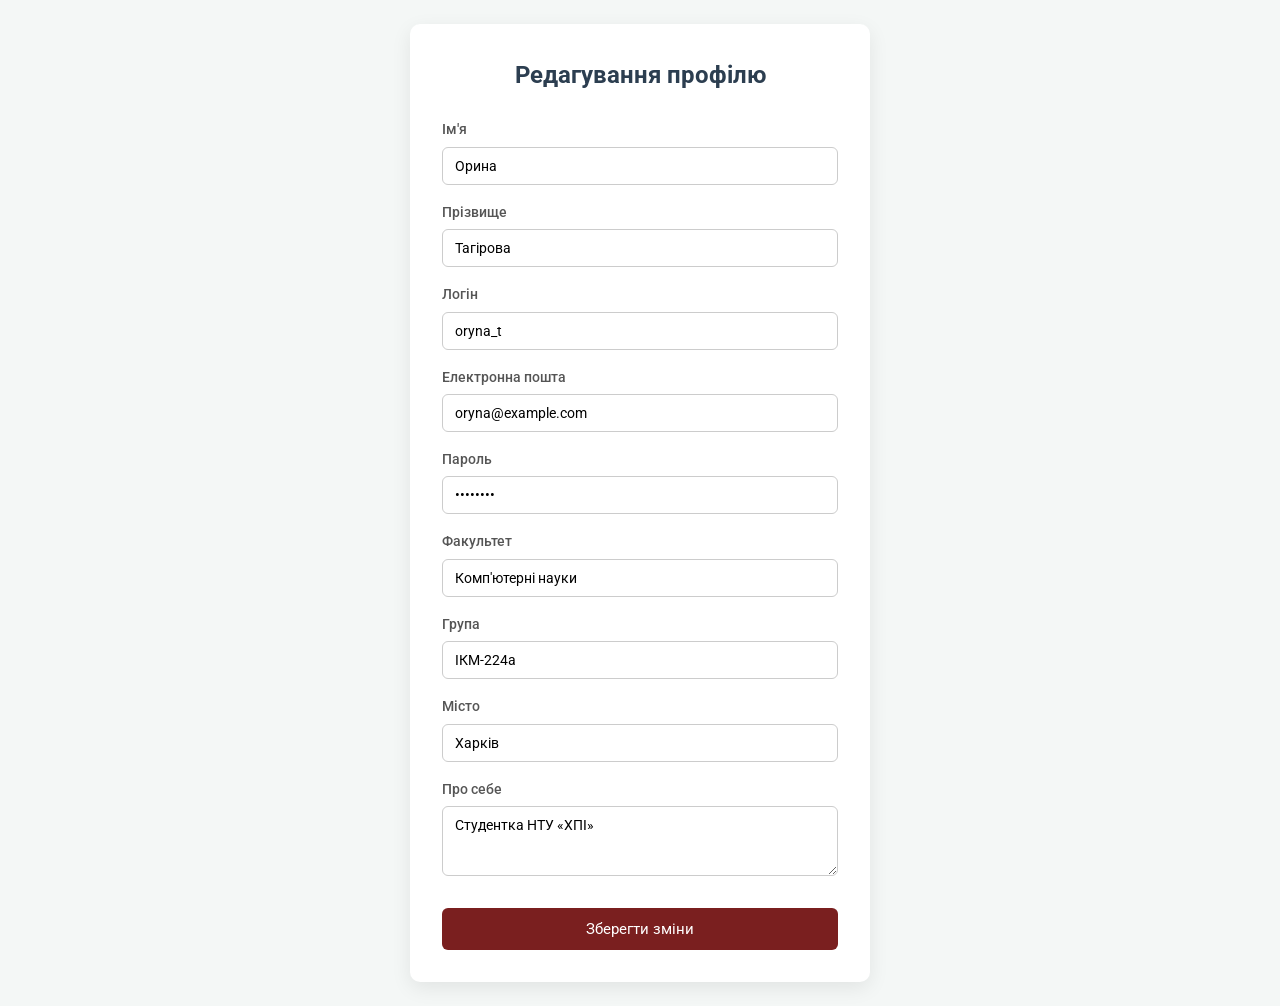
<file: pages/profile.html>
<!DOCTYPE html>
<html lang="uk">
<head>
  <meta charset="UTF-8">
  <meta name="viewport" content="width=device-width, initial-scale=1.0">
  <title>Редагування профілю — Інститут комп'ютерного моделювання</title>
  <link href="https://fonts.googleapis.com/css2?family=Roboto:wght@400;500;700&display=swap" rel="stylesheet">
  <link rel="stylesheet" href="../css/style.css">
</head>
<body>
  <div class="auth-page">
    <div class="auth-card auth-card--wide">
      <h2>Редагування профілю</h2>
      <form action="#" method="POST">
        <div class="auth-field">
          <label for="firstname">Ім'я</label>
          <input type="text" id="firstname" name="firstname" value="Орина">
        </div>
        <div class="auth-field">
          <label for="lastname">Прізвище</label>
          <input type="text" id="lastname" name="lastname" value="Тагірова">
        </div>
        <div class="auth-field">
          <label for="login">Логін</label>
          <input type="text" id="login" name="login" value="oryna_t">
        </div>
        <div class="auth-field">
          <label for="email">Електронна пошта</label>
          <input type="email" id="email" name="email" value="oryna@example.com">
        </div>
        <div class="auth-field">
          <label for="pwd">Пароль</label>
          <input type="password" id="pwd" name="password" value="password">
        </div>
        <div class="auth-field">
          <label for="faculty">Факультет</label>
          <input type="text" id="faculty" name="faculty" value="Комп'ютерні науки">
        </div>
        <div class="auth-field">
          <label for="group">Група</label>
          <input type="text" id="group" name="group" value="ІКМ-224а">
        </div>
        <div class="auth-field">
          <label for="city">Місто</label>
          <input type="text" id="city" name="city" value="Харків">
        </div>
        <div class="auth-field">
          <label for="bio">Про себе</label>
          <textarea id="bio" name="bio" rows="3">Студентка НТУ «ХПІ»</textarea>
        </div>
        <button type="submit" id="saveBtn" class="auth-btn">Зберегти зміни</button>
      </form>
    </div>
  </div>
</body>
</html>
</file>
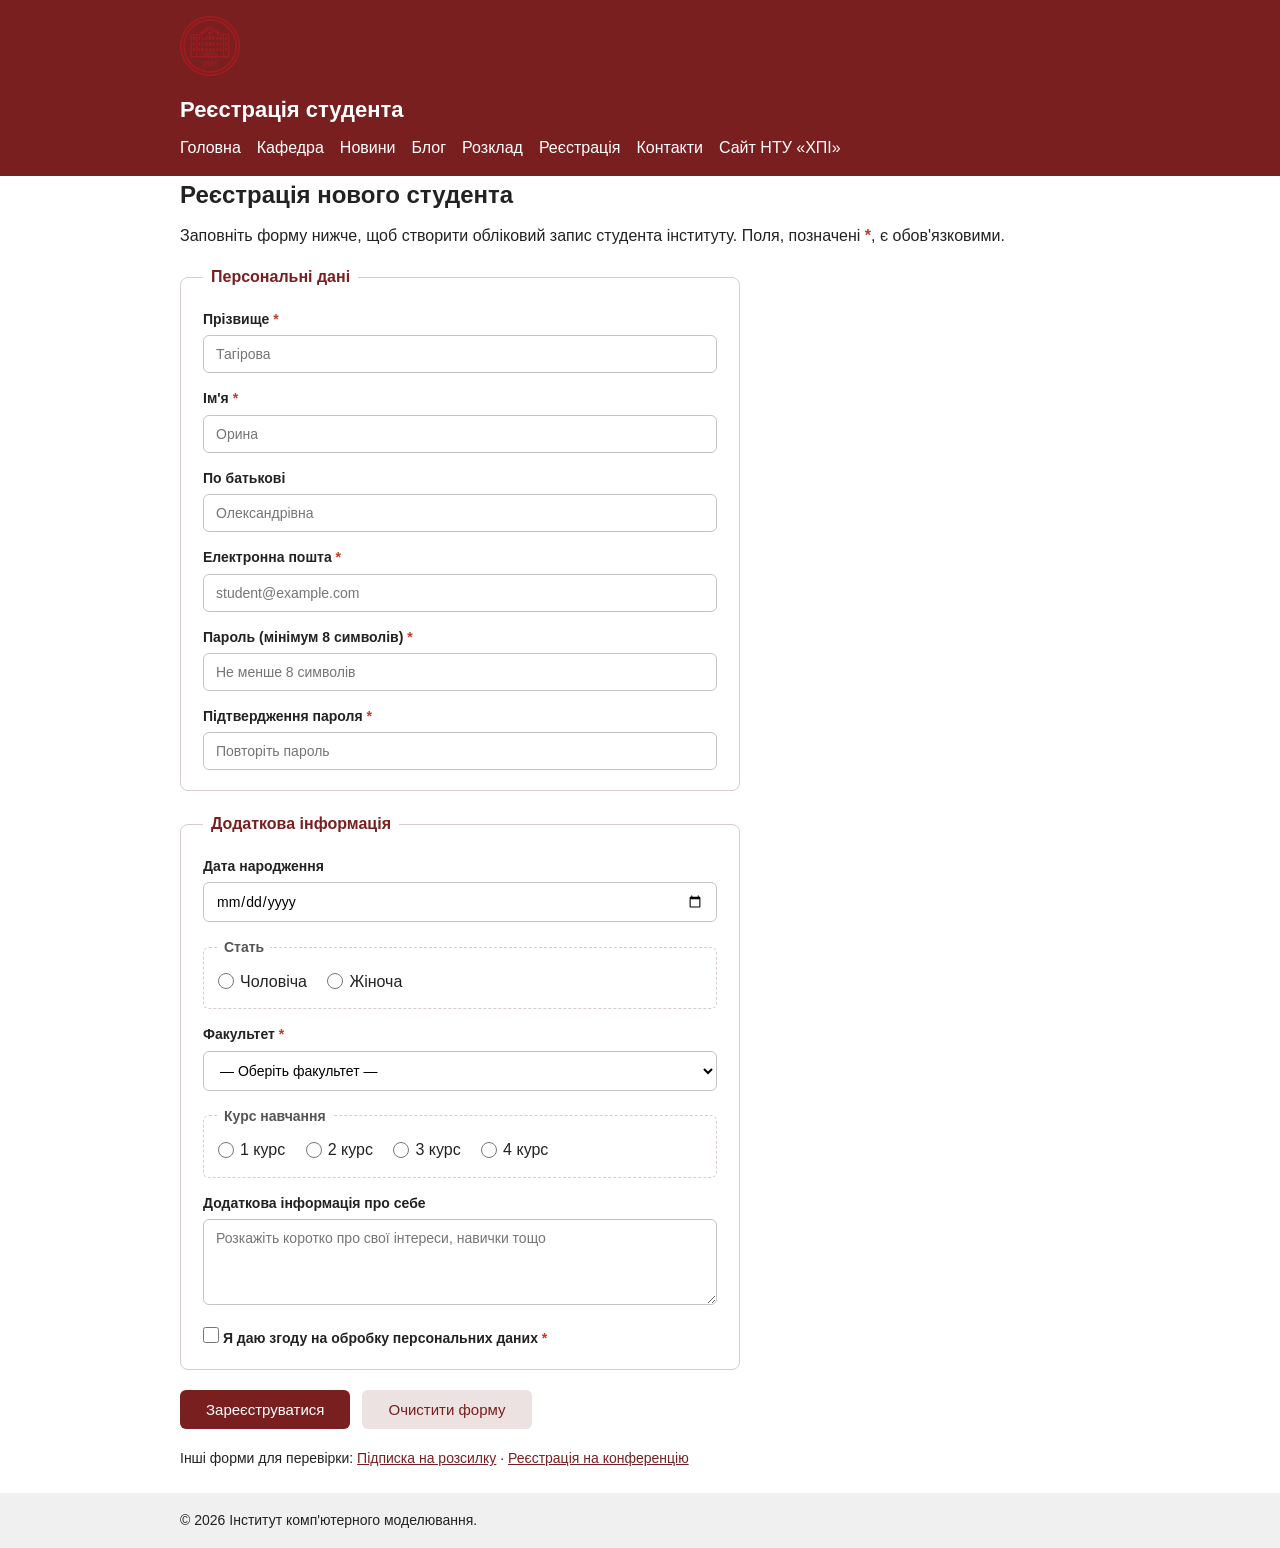
<file: pages/register.html>
<!DOCTYPE html>
<html lang="uk">
<head>
  <meta charset="UTF-8">
  <meta name="viewport" content="width=device-width, initial-scale=1.0">
  <title>Реєстрація студента — Інститут комп'ютерного моделювання</title>
  <link rel="stylesheet" href="../css/style.css">
</head>
<body>
  <header class="site-header">
    <div class="container">
      <img src="../img/logo.png" alt="Логотип НТУ ХПІ" class="logo" width="60" height="60">
      <h1>Реєстрація студента</h1>
      <nav class="main-nav">
        <ul>
          <li><a href="../index.html">Головна</a></li>
          <li><a href="about.html">Кафедра</a></li>
          <li><a href="news.html">Новини</a></li>
          <li><a href="blog.html">Блог</a></li>
          <li><a href="schedule.html">Розклад</a></li>
          <li><a href="register.html">Реєстрація</a></li>
          <li><a href="contact.html">Контакти</a></li>
          <li><a href="https://www.kpi.kharkov.ua/ukr/" target="_blank" rel="noopener">Сайт НТУ «ХПІ»</a></li>
        </ul>
      </nav>
    </div>
  </header>

  <main class="container">
    <section>
      <h2>Реєстрація нового студента</h2>
      <p>Заповніть форму нижче, щоб створити обліковий запис студента інституту.
         Поля, позначені <span class="req-mark">*</span>, є обов'язковими.</p>

      <form action="/register" method="POST" class="app-form" novalidate-demo>

        <fieldset>
          <legend>Персональні дані</legend>

          <div class="field">
            <label for="lastname">Прізвище <span class="req-mark">*</span></label>
            <input type="text" id="lastname" name="lastname"
                   placeholder="Тагірова" required>
          </div>

          <div class="field">
            <label for="firstname">Ім'я <span class="req-mark">*</span></label>
            <input type="text" id="firstname" name="firstname"
                   placeholder="Орина" required>
          </div>

          <div class="field">
            <label for="patronymic">По батькові</label>
            <input type="text" id="patronymic" name="patronymic"
                   placeholder="Олександрівна">
          </div>

          <div class="field">
            <label for="email">Електронна пошта <span class="req-mark">*</span></label>
            <input type="email" id="email" name="email"
                   placeholder="student@example.com"
                   pattern="[A-Za-z0-9._%+\-]+@[A-Za-z0-9.\-]+\.[A-Za-z]{2,}"
                   title="Введіть коректну адресу, наприклад name@domain.com"
                   required>
          </div>

          <div class="field">
            <label for="pwd">Пароль (мінімум 8 символів) <span class="req-mark">*</span></label>
            <input type="password" id="pwd" name="password"
                   minlength="8" placeholder="Не менше 8 символів" required>
          </div>

          <div class="field">
            <label for="pwd2">Підтвердження пароля <span class="req-mark">*</span></label>
            <input type="password" id="pwd2" name="password_confirm"
                   minlength="8" placeholder="Повторіть пароль"
                   data-confirm="pwd" required>
          </div>
        </fieldset>

        <fieldset>
          <legend>Додаткова інформація</legend>

          <div class="field">
            <label for="dob">Дата народження</label>
            <input type="date" id="dob" name="dob">
          </div>

          <fieldset class="inline-group">
            <legend>Стать</legend>
            <label class="choice">
              <input type="radio" name="gender" value="male"> Чоловіча
            </label>
            <label class="choice">
              <input type="radio" name="gender" value="female"> Жіноча
            </label>
          </fieldset>

          <div class="field">
            <label for="faculty">Факультет <span class="req-mark">*</span></label>
            <select id="faculty" name="faculty" required>
              <option value="">— Оберіть факультет —</option>
              <option value="kn">Комп'ютерні науки</option>
              <option value="pm">Прикладна математика</option>
              <option value="ipz">Інженерія програмного забезпечення</option>
              <option value="ki">Комп'ютерна інженерія</option>
            </select>
          </div>

          <fieldset class="inline-group">
            <legend>Курс навчання</legend>
            <label class="choice"><input type="radio" name="course" value="1"> 1 курс</label>
            <label class="choice"><input type="radio" name="course" value="2"> 2 курс</label>
            <label class="choice"><input type="radio" name="course" value="3"> 3 курс</label>
            <label class="choice"><input type="radio" name="course" value="4"> 4 курс</label>
          </fieldset>

          <div class="field">
            <label for="bio">Додаткова інформація про себе</label>
            <textarea id="bio" name="bio" rows="4"
                      placeholder="Розкажіть коротко про свої інтереси, навички тощо"></textarea>
          </div>

          <div class="field">
            <label class="choice">
              <input type="checkbox" name="terms" required>
              Я даю згоду на обробку персональних даних <span class="req-mark">*</span>
            </label>
          </div>
        </fieldset>

        <div class="form-actions">
          <button type="submit" class="btn-primary">Зареєструватися</button>
          <button type="reset" class="btn-secondary">Очистити форму</button>
        </div>
      </form>

      <p class="other-forms">
        Інші форми для перевірки:
        <a href="subscribe.html">Підписка на розсилку</a> ·
        <a href="conference.html">Реєстрація на конференцію</a>
      </p>
    </section>
  </main>

  <footer class="site-footer">
    <div class="container">
      <p>&copy; <span id="year">2026</span> Інститут комп'ютерного моделювання.</p>
    </div>
  </footer>

  <script src="../js/main.js"></script>
</body>
</html>
</file>
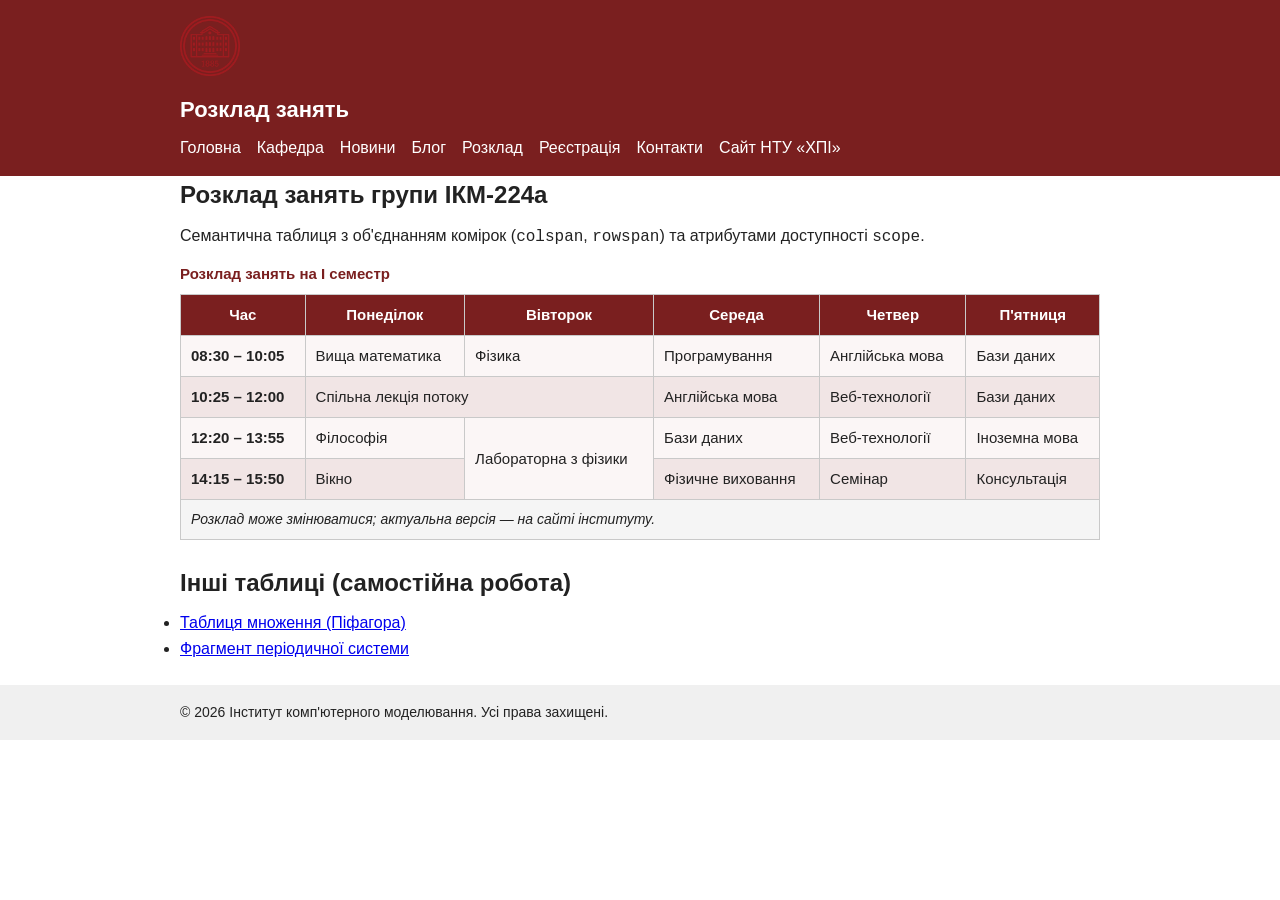
<file: pages/schedule.html>
<!DOCTYPE html>
<html lang="uk">
<head>
  <meta charset="UTF-8">
  <meta name="viewport" content="width=device-width, initial-scale=1.0">
  <title>Розклад — Інститут комп'ютерного моделювання</title>
  <link rel="stylesheet" href="../css/style.css">
</head>
<body>
  <header class="site-header">
    <div class="container">
      <img src="../img/logo.png" alt="Логотип НТУ ХПІ" class="logo" width="60" height="60">
      <h1>Розклад занять</h1>
      <nav class="main-nav">
        <ul>
          <li><a href="../index.html">Головна</a></li>
          <li><a href="about.html">Кафедра</a></li>
          <li><a href="news.html">Новини</a></li>
          <li><a href="blog.html">Блог</a></li>
          <li><a href="schedule.html">Розклад</a></li>
          <li><a href="register.html">Реєстрація</a></li>
          <li><a href="contact.html">Контакти</a></li>
          <li><a href="https://www.kpi.kharkov.ua/ukr/" target="_blank" rel="noopener">Сайт НТУ «ХПІ»</a></li>
        </ul>
      </nav>
    </div>
  </header>

  <main class="container">
    <section>
      <h2>Розклад занять групи ІКМ-224а</h2>
      <p>Семантична таблиця з об'єднанням комірок (<code>colspan</code>, <code>rowspan</code>) та атрибутами доступності <code>scope</code>.</p>

      <table class="data-table schedule">
        <caption>Розклад занять на І семестр</caption>
        <thead>
          <tr>
            <th scope="col">Час</th>
            <th scope="col">Понеділок</th>
            <th scope="col">Вівторок</th>
            <th scope="col">Середа</th>
            <th scope="col">Четвер</th>
            <th scope="col">П'ятниця</th>
          </tr>
        </thead>
        <tbody>
          <tr>
            <th scope="row">08:30 – 10:05</th>
            <td>Вища математика</td>
            <td>Фізика</td>
            <td>Програмування</td>
            <td>Англійська мова</td>
            <td>Бази даних</td>
          </tr>
          <tr>
            <th scope="row">10:25 – 12:00</th>
            <td colspan="2">Спільна лекція потоку</td>
            <td>Англійська мова</td>
            <td>Веб-технології</td>
            <td>Бази даних</td>
          </tr>
          <tr>
            <th scope="row">12:20 – 13:55</th>
            <td>Філософія</td>
            <td rowspan="2">Лабораторна з фізики</td>
            <td>Бази даних</td>
            <td>Веб-технології</td>
            <td>Іноземна мова</td>
          </tr>
          <tr>
            <th scope="row">14:15 – 15:50</th>
            <td>Вікно</td>
            <td>Фізичне виховання</td>
            <td>Семінар</td>
            <td>Консультація</td>
          </tr>
        </tbody>
        <tfoot>
          <tr>
            <td colspan="6">Розклад може змінюватися; актуальна версія — на сайті інституту.</td>
          </tr>
        </tfoot>
      </table>
    </section>

    <section>
      <h2>Інші таблиці (самостійна робота)</h2>
      <ul>
        <li><a href="multiplication.html">Таблиця множення (Піфагора)</a></li>
        <li><a href="periodic.html">Фрагмент періодичної системи</a></li>
      </ul>
    </section>
  </main>

  <footer class="site-footer">
    <div class="container">
      <p>&copy; <span id="year">2026</span> Інститут комп'ютерного моделювання. Усі права захищені.</p>
    </div>
  </footer>

  <script src="../js/main.js"></script>
</body>
</html>
</file>
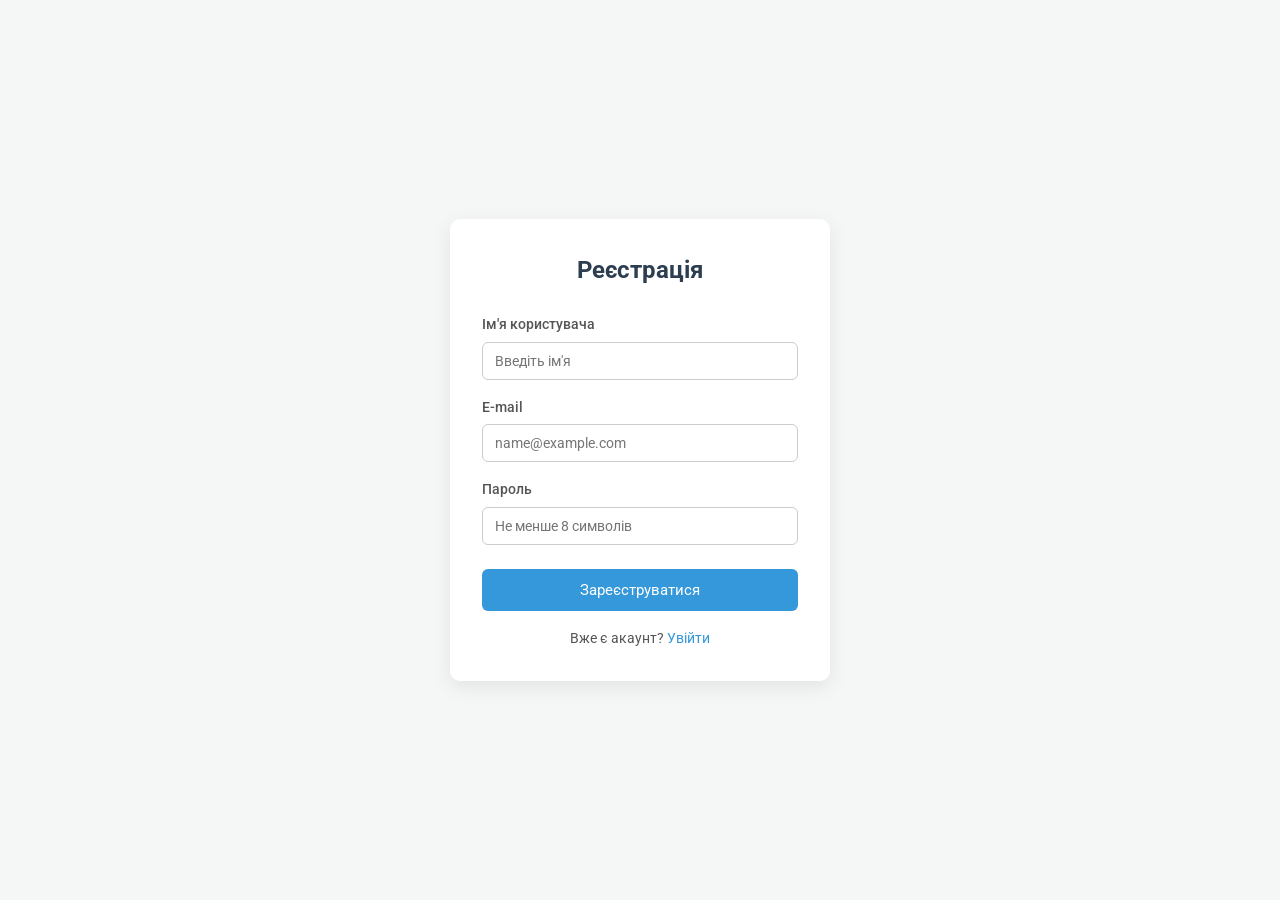
<file: pages/signup.html>
<!DOCTYPE html>
<html lang="uk">
<head>
  <meta charset="UTF-8">
  <meta name="viewport" content="width=device-width, initial-scale=1.0">
  <title>Реєстрація — Інститут комп'ютерного моделювання</title>
  <link href="https://fonts.googleapis.com/css2?family=Roboto:wght@400;500;700&display=swap" rel="stylesheet">
  <link rel="stylesheet" href="../css/style.css">
</head>
<body>
  <div class="auth-page">
    <div class="auth-card">
      <h2>Реєстрація</h2>
      <form action="#" method="POST">
        <div class="auth-field">
          <label for="username">Ім'я користувача</label>
          <input type="text" id="username" name="username" placeholder="Введіть ім'я" required>
        </div>
        <div class="auth-field">
          <label for="email">E-mail</label>
          <input type="email" id="email" name="email" placeholder="name@example.com" required>
        </div>
        <div class="auth-field">
          <label for="pwd">Пароль</label>
          <input type="password" id="pwd" name="password" placeholder="Не менше 8 символів" minlength="8" required>
        </div>
        <button type="submit" class="auth-btn">Зареєструватися</button>
      </form>
      <p class="auth-footer">Вже є акаунт? <a href="login.html">Увійти</a></p>
    </div>
  </div>
</body>
</html>
</file>
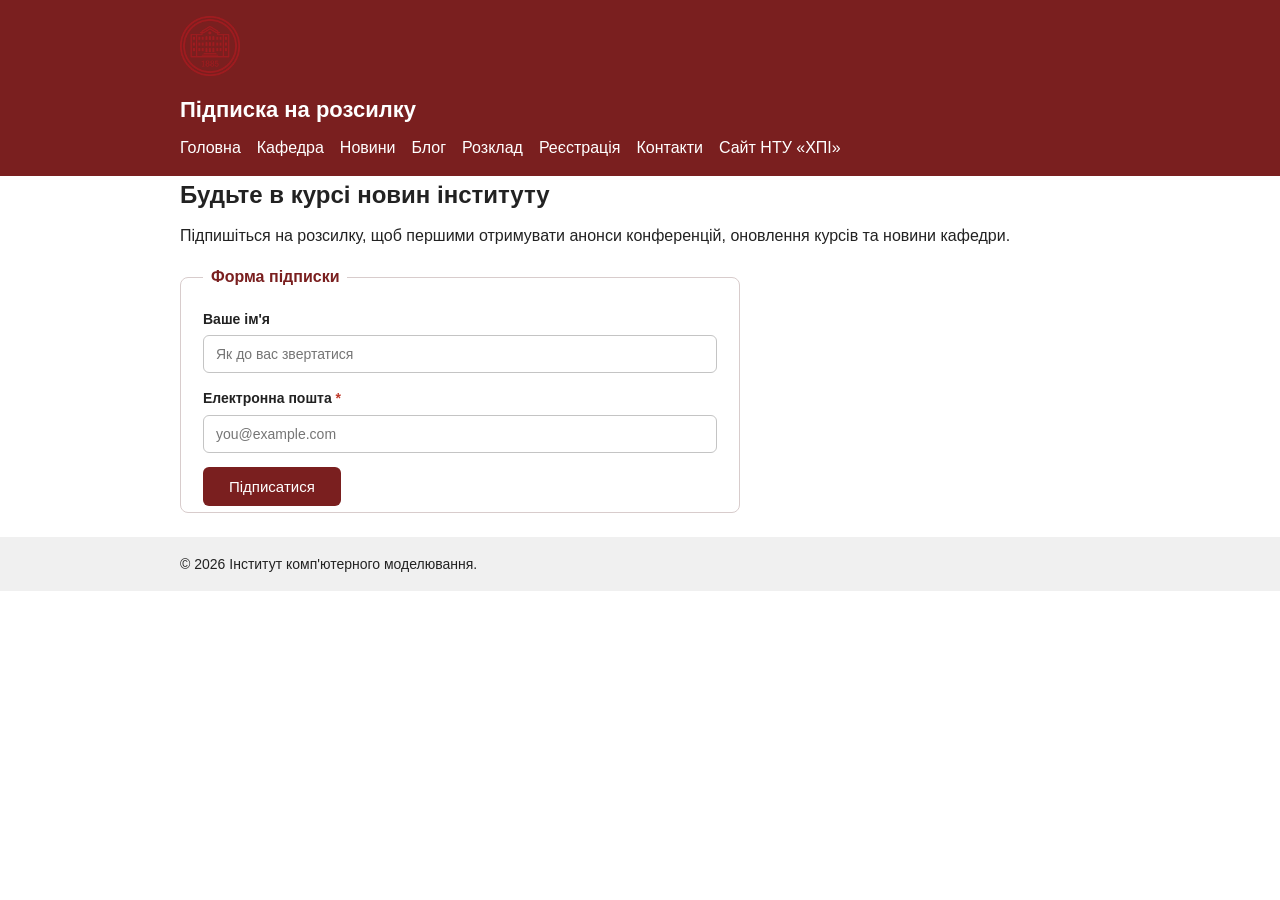
<file: pages/subscribe.html>
<!DOCTYPE html>
<html lang="uk">
<head>
  <meta charset="UTF-8">
  <meta name="viewport" content="width=device-width, initial-scale=1.0">
  <title>Підписка на розсилку — Інститут комп'ютерного моделювання</title>
  <link rel="stylesheet" href="../css/style.css">
</head>
<body>
  <header class="site-header">
    <div class="container">
      <img src="../img/logo.png" alt="Логотип НТУ ХПІ" class="logo" width="60" height="60">
      <h1>Підписка на розсилку</h1>
      <nav class="main-nav">
        <ul>
          <li><a href="../index.html">Головна</a></li>
          <li><a href="about.html">Кафедра</a></li>
          <li><a href="news.html">Новини</a></li>
          <li><a href="blog.html">Блог</a></li>
          <li><a href="schedule.html">Розклад</a></li>
          <li><a href="register.html">Реєстрація</a></li>
          <li><a href="contact.html">Контакти</a></li>
          <li><a href="https://www.kpi.kharkov.ua/ukr/" target="_blank" rel="noopener">Сайт НТУ «ХПІ»</a></li>
        </ul>
      </nav>
    </div>
  </header>

  <main class="container">
    <section>
      <h2>Будьте в курсі новин інституту</h2>
      <p>Підпишіться на розсилку, щоб першими отримувати анонси конференцій,
         оновлення курсів та новини кафедри.</p>

      <form action="/subscribe" method="POST" class="app-form">
        <fieldset>
          <legend>Форма підписки</legend>

          <div class="field">
            <label for="sub-name">Ваше ім'я</label>
            <input type="text" id="sub-name" name="name" placeholder="Як до вас звертатися">
          </div>

          <div class="field">
            <label for="sub-email">Електронна пошта <span class="req-mark">*</span></label>
            <input type="email" id="sub-email" name="email"
                   placeholder="you@example.com"
                   title="Введіть коректну адресу електронної пошти"
                   required>
          </div>

          <div class="form-actions">
            <button type="submit" class="btn-primary">Підписатися</button>
          </div>
        </fieldset>
      </form>
    </section>
  </main>

  <footer class="site-footer">
    <div class="container">
      <p>&copy; <span id="year">2026</span> Інститут комп'ютерного моделювання.</p>
    </div>
  </footer>

  <script src="../js/main.js"></script>
</body>
</html>
</file>
<file: css/style.css>
* { margin: 0; padding: 0; box-sizing: border-box; }
body { font-family: Arial, sans-serif; line-height: 1.6; color: #222; }
.container { max-width: 960px; margin: 0 auto; padding: 0 20px; }
.site-header { background: #7a1f1f; color: #fff; padding: 16px 0; }
.site-header h1 { font-size: 22px; margin: 8px 0; }
.main-nav ul { list-style: none; display: flex; gap: 16px; flex-wrap: wrap; }
.main-nav a { color: #fff; text-decoration: none; }
.main-nav a:hover { text-decoration: underline; }
main { padding: 24px 0; }
section, article, aside { margin-bottom: 24px; }
h2 { margin-bottom: 8px; }
.banner { max-width: 100%; height: auto; }
.gallery-grid { display: flex; gap: 16px; flex-wrap: wrap; }
.gallery-grid img { width: 200px; height: 140px; object-fit: cover; }
.site-footer { background: #f0f0f0; padding: 16px 0; font-size: 14px; }

.meta { color: #777; font-size: 14px; margin: 4px 0; }

.news-card {
  border: 1px solid #e0e0e0;
  border-left: 4px solid #7a1f1f;
  border-radius: 6px;
  padding: 16px 20px;
  background: #fafafa;
}
.news-card h3 { margin-bottom: 4px; }
.news-card footer { margin-top: 8px; font-style: italic; }

.blog-layout {
  display: flex;
  gap: 32px;
  align-items: flex-start;
  padding: 24px 20px;
}
.blog-layout main { flex: 3; padding: 0; }
.blog-layout .categories { flex: 1; }

.blog-post {
  border: 1px solid #e0e0e0;
  border-radius: 6px;
  padding: 16px 20px;
  background: #fafafa;
}
.blog-post figure { margin: 12px 0; }
.blog-post figure img {
  width: 100%;
  height: auto;
  border-radius: 4px;
}
.blog-post figcaption {
  font-size: 13px;
  color: #777;
  text-align: center;
  font-style: italic;
  margin-top: 4px;
}

.categories {
  background: #f5f0f0;
  border: 1px solid #e0d5d5;
  border-radius: 6px;
  padding: 16px 20px;
  position: sticky;
  top: 16px;
}
.categories h2 { font-size: 18px; margin-top: 16px; }
.categories h2:first-child { margin-top: 0; }
.categories ul { list-style: none; }
.categories li { margin: 6px 0; }
.categories a { color: #7a1f1f; text-decoration: none; }
.categories a:hover { text-decoration: underline; }

details {
  background: #f0f0f0;
  border-radius: 4px;
  padding: 8px 12px;
  margin-top: 12px;
}
summary {
  cursor: pointer;
  font-weight: bold;
  color: #7a1f1f;
}

pre {
  background: #2d2d2d;
  color: #f8f8f2;
  padding: 12px 16px;
  border-radius: 4px;
  overflow-x: auto;
  margin-top: 8px;
}
code { font-family: "Courier New", monospace; }
pre code { color: inherit; }

.contact-form fieldset {
  border: 1px solid #ccc;
  border-radius: 6px;
  padding: 16px 20px;
  max-width: 480px;
}
.contact-form legend { font-weight: bold; padding: 0 8px; }
.contact-form label { display: block; margin-bottom: 4px; font-weight: bold; }
.contact-form input,
.contact-form textarea {
  width: 100%;
  padding: 8px;
  margin-bottom: 12px;
  border: 1px solid #bbb;
  border-radius: 4px;
  font-family: inherit;
  font-size: 14px;
}
.contact-form button {
  background: #7a1f1f;
  color: #fff;
  border: none;
  padding: 10px 24px;
  border-radius: 4px;
  cursor: pointer;
  font-size: 15px;
}
.contact-form button:hover { background: #621818; }

@media (max-width: 700px) {
  .blog-layout { flex-direction: column; }
  .categories { position: static; width: 100%; }
}

.data-table {
  border-collapse: collapse;
  width: 100%;
  margin: 12px 0 8px;
  font-size: 15px;
}
.data-table caption {
  caption-side: top;
  font-weight: bold;
  text-align: left;
  margin-bottom: 8px;
  color: #7a1f1f;
}
.data-table th,
.data-table td {
  border: 1px solid #c9c9c9;
  padding: 8px 10px;
  text-align: left;
}
.data-table thead th {
  background: #7a1f1f;
  color: #fff;
  text-align: center;
}
.data-table th[scope="row"] {
  background: #f5f0f0;
  font-weight: bold;
  white-space: nowrap;
}
.data-table tfoot td {
  background: #f5f5f5;
  font-style: italic;
  font-size: 14px;
}

.schedule td { vertical-align: middle; }

.pifagor { max-width: 620px; text-align: center; }
.pifagor th,
.pifagor td { text-align: center; padding: 6px 8px; }
.pifagor .diag { background: #ffe9a8; font-weight: bold; }

.periodic th,
.periodic td { text-align: center; padding: 6px; }
.periodic .elem { background: #eaf4ec; font-weight: bold; }
.periodic .gap { border: none; background: transparent; }

@media (max-width: 700px) {
  .data-table { font-size: 13px; }
  .data-table th, .data-table td { padding: 5px 6px; }
}

.req-mark { color: #c0392b; font-weight: bold; }

.app-form {
  max-width: 560px;
  margin-top: 16px;
}
.app-form > fieldset {
  border: 1px solid #d8cccc;
  border-radius: 8px;
  padding: 18px 22px 6px;
  margin-bottom: 20px;
}
.app-form > fieldset > legend {
  font-weight: bold;
  color: #7a1f1f;
  padding: 0 8px;
  font-size: 16px;
}
.app-form .field { margin-bottom: 14px; }
.app-form .field label {
  display: block;
  margin-bottom: 5px;
  font-weight: 600;
  font-size: 14px;
}
.app-form input[type="text"],
.app-form input[type="email"],
.app-form input[type="password"],
.app-form input[type="tel"],
.app-form input[type="url"],
.app-form input[type="date"],
.app-form textarea,
.app-form select {
  width: 100%;
  padding: 10px 12px;
  border: 1px solid #c4c4c4;
  border-radius: 6px;
  font-family: inherit;
  font-size: 14px;
  background: #fff;
  transition: border-color 0.2s, box-shadow 0.2s;
}
.app-form input:focus,
.app-form textarea:focus,
.app-form select:focus {
  outline: none;
  border-color: #7a1f1f;
  box-shadow: 0 0 0 3px rgba(122, 31, 31, 0.15);
}
.app-form input:user-invalid,
.app-form select:user-invalid {
  border-color: #c0392b;
  box-shadow: 0 0 0 3px rgba(192, 57, 43, 0.12);
}
.app-form textarea { resize: vertical; }

.app-form .inline-group {
  border: 1px dashed #d8cccc;
  border-radius: 6px;
  padding: 10px 14px 4px;
  margin-bottom: 14px;
}
.app-form .inline-group legend {
  font-weight: 600;
  font-size: 14px;
  padding: 0 6px;
  color: #555;
}
.app-form .choice {
  display: inline-flex;
  align-items: center;
  gap: 6px;
  margin: 0 16px 10px 0;
  font-weight: normal;
  cursor: pointer;
}
.app-form .choice input { accent-color: #7a1f1f; width: 16px; height: 16px; }

/* кнопки */
.form-actions { display: flex; gap: 12px; flex-wrap: wrap; }
.btn-primary, .btn-secondary {
  border: none;
  padding: 11px 26px;
  border-radius: 6px;
  cursor: pointer;
  font-size: 15px;
  transition: background 0.2s, transform 0.05s;
}
.btn-primary { background: #7a1f1f; color: #fff; }
.btn-primary:hover { background: #621818; }
.btn-secondary { background: #ece2e2; color: #7a1f1f; }
.btn-secondary:hover { background: #ddcccc; }
.btn-primary:active, .btn-secondary:active { transform: translateY(1px); }

.other-forms { margin-top: 18px; font-size: 14px; }
.other-forms a { color: #7a1f1f; }

@media (max-width: 600px) {
  .app-form { max-width: 100%; }
}

.auth-page {
  font-family: 'Roboto', sans-serif;
  background-color: #f4f7f6;
  color: #333;
  display: flex;
  justify-content: center;
  align-items: center;
  min-height: 100vh;
  padding: 24px;
}

.auth-card {
  background-color: #ffffff;
  width: 100%;
  max-width: 380px;
  padding: 32px;
  border-radius: 10px;
  box-shadow: 0 6px 20px rgba(0, 0, 0, 0.08);
}
.auth-card--wide {
  max-width: 460px;
}
.auth-card h2 {
  text-align: center;
  margin-bottom: 24px;
  color: #2c3e50;
}

.auth-field {
  margin-bottom: 16px;
}
.auth-field label {
  display: block;
  margin-bottom: 6px;
  font-weight: 500;
  font-size: 14px;
  color: #555;
}
.auth-card input[type="text"],
.auth-card input[type="email"],
.auth-card input[type="password"],
.auth-card textarea {
  width: 100%;
  padding: 10px 12px;
  border: 1px solid #ccc;
  border-radius: 6px;
  font-family: inherit;
  font-size: 14px;
  transition: border-color 0.2s ease, box-shadow 0.2s ease;
}
.auth-card textarea {
  resize: vertical;
}

.auth-card input[type="text"]:focus,
.auth-card input[type="email"]:focus,
.auth-card input[type="password"]:focus,
.auth-card textarea:focus {
  border-color: #3498db;
  box-shadow: 0 0 0 3px rgba(52, 152, 219, 0.15);
  outline: none;
}

.auth-btn {
  width: 100%;
  padding: 12px;
  margin-top: 8px;
  background-color: #3498db;
  color: #fff;
  border: none;
  border-radius: 6px;
  font-size: 15px;
  font-family: inherit;
  cursor: pointer;
  transition: background-color 0.2s ease;
}
.auth-btn:hover {
  background-color: #2980b9;
}

.auth-footer {
  margin-top: 16px;
  text-align: center;
  font-size: 14px;
  color: #555;
}
.auth-footer a { color: #3498db; text-decoration: none; }
.auth-footer a:hover { text-decoration: underline; }

#saveBtn { background-color: #7a1f1f; }
#saveBtn:hover { background-color: #621818; }

.schedule tbody tr:nth-child(odd) th[scope="row"],
.schedule tbody tr:nth-child(odd) td {
  background-color: #fbf6f6;
}
.schedule tbody tr:nth-child(even) th[scope="row"],
.schedule tbody tr:nth-child(even) td {
  background-color: #f1e5e5;
}

.schedule tbody tr:hover th[scope="row"],
.schedule tbody tr:hover td {
  background-color: #ecdada;
}

.gallery-grid figure {
  margin: 0;
  width: 200px;
  overflow: hidden;         
  border-radius: 6px;
}
.gallery-grid img {
  width: 100%;
  height: 140px;
  object-fit: cover;        
  display: block;
  transition: transform 0.3s ease;   
}
.gallery-grid figure:hover img {
  transform: scale(1.05);    
}
.gallery-grid figcaption {
  text-align: center;
  font-size: 13px;
  color: #777;
  padding: 6px 0;
}

.site-footer--main {
  background-color: #4a1212;         
  color: #f0e6e6;                     
  border-top: 4px solid #7a1f1f;      
  padding: 28px 0 16px;
  font-size: 14px;
}
.footer-grid {
  display: flex;                     
  flex-wrap: wrap;
  gap: 32px;
  justify-content: space-between;
}
.footer-col { flex: 1; min-width: 200px; }
.footer-col h3 { font-size: 16px; margin-bottom: 10px; color: #fff; }
.footer-col ul { list-style: none; padding: 0; } 
.footer-col li { margin: 6px 0; }
.footer-col a { color: #e8c9c9; text-decoration: none; }
.footer-col a:hover { color: #fff; text-decoration: underline; }
.footer-col address { font-style: normal; line-height: 1.7; }
.footer-bottom {
  border-top: 1px solid rgba(255, 255, 255, 0.15);
  margin-top: 20px;
  padding-top: 14px;
  text-align: center;
  color: #cbb6b6;
  font-size: 13px;
}

@media (max-width: 700px) {
  .footer-grid { flex-direction: column; gap: 20px; }
}
</file>
